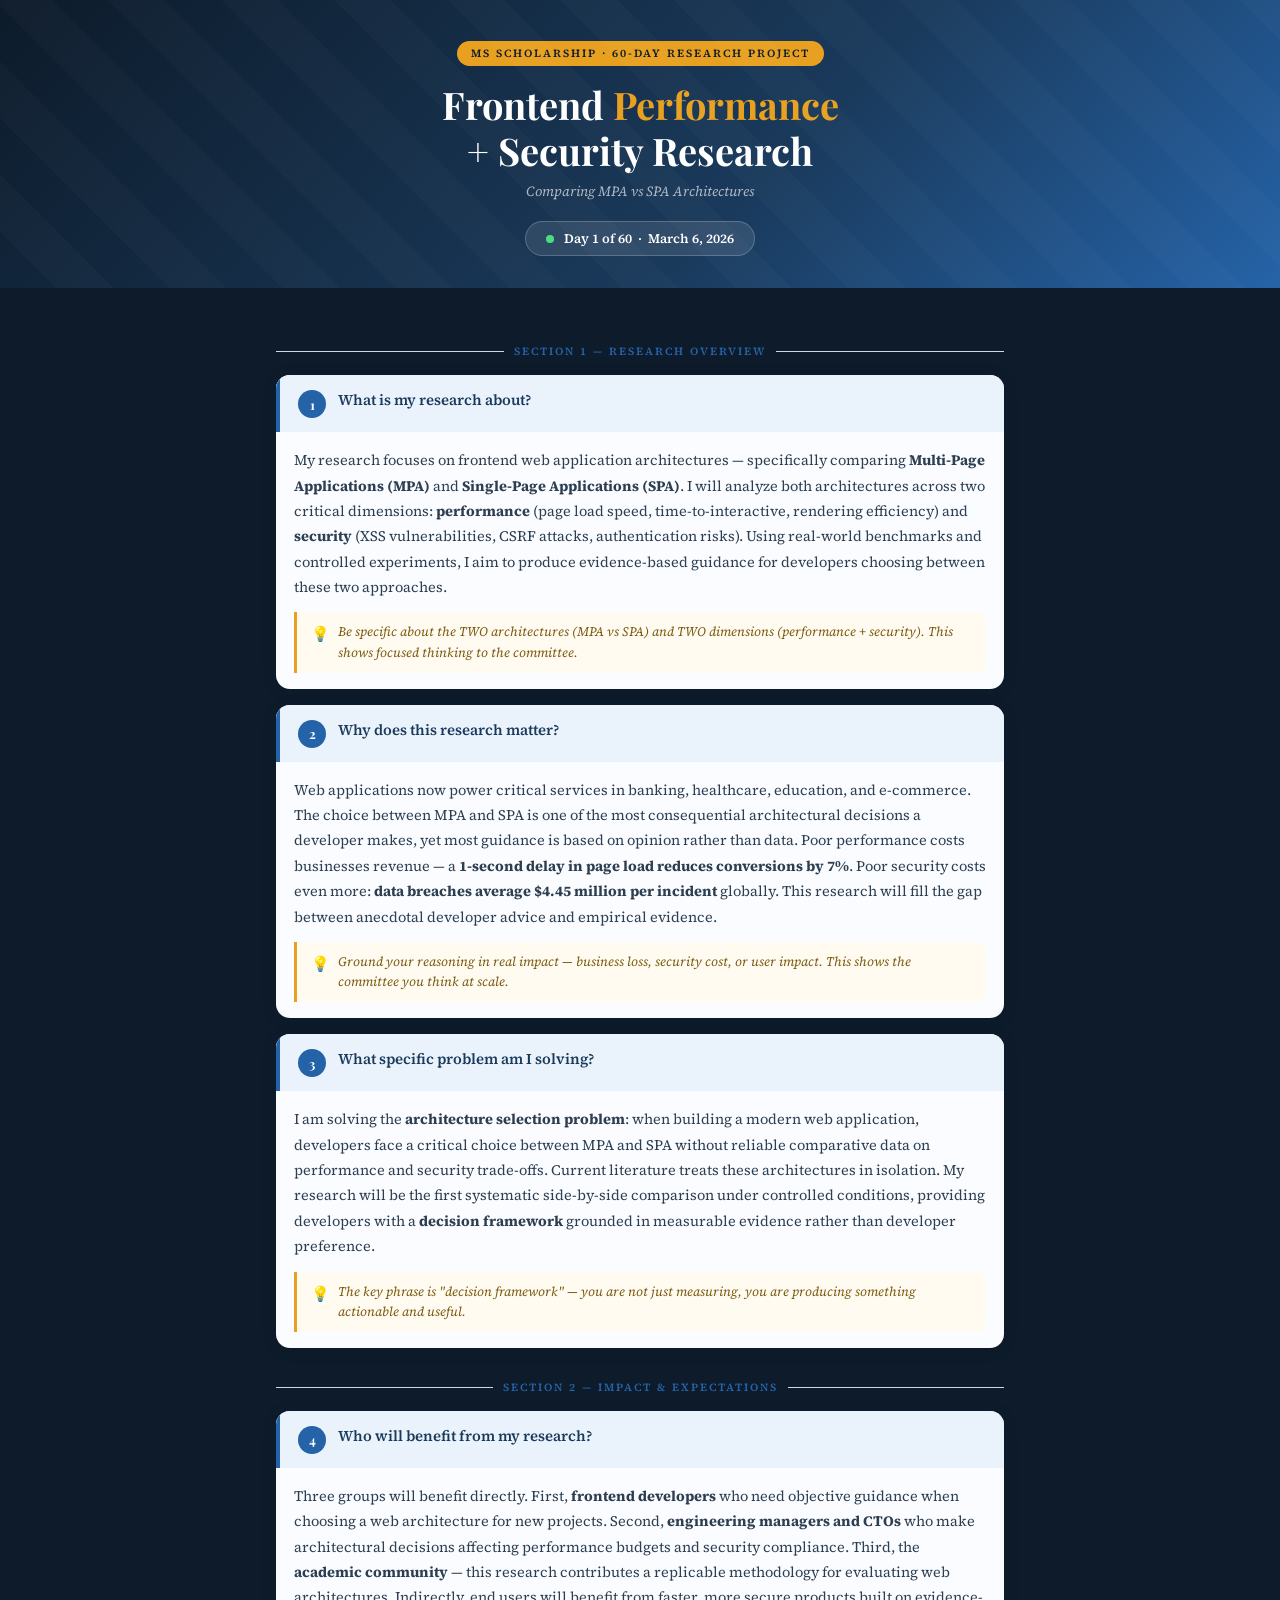
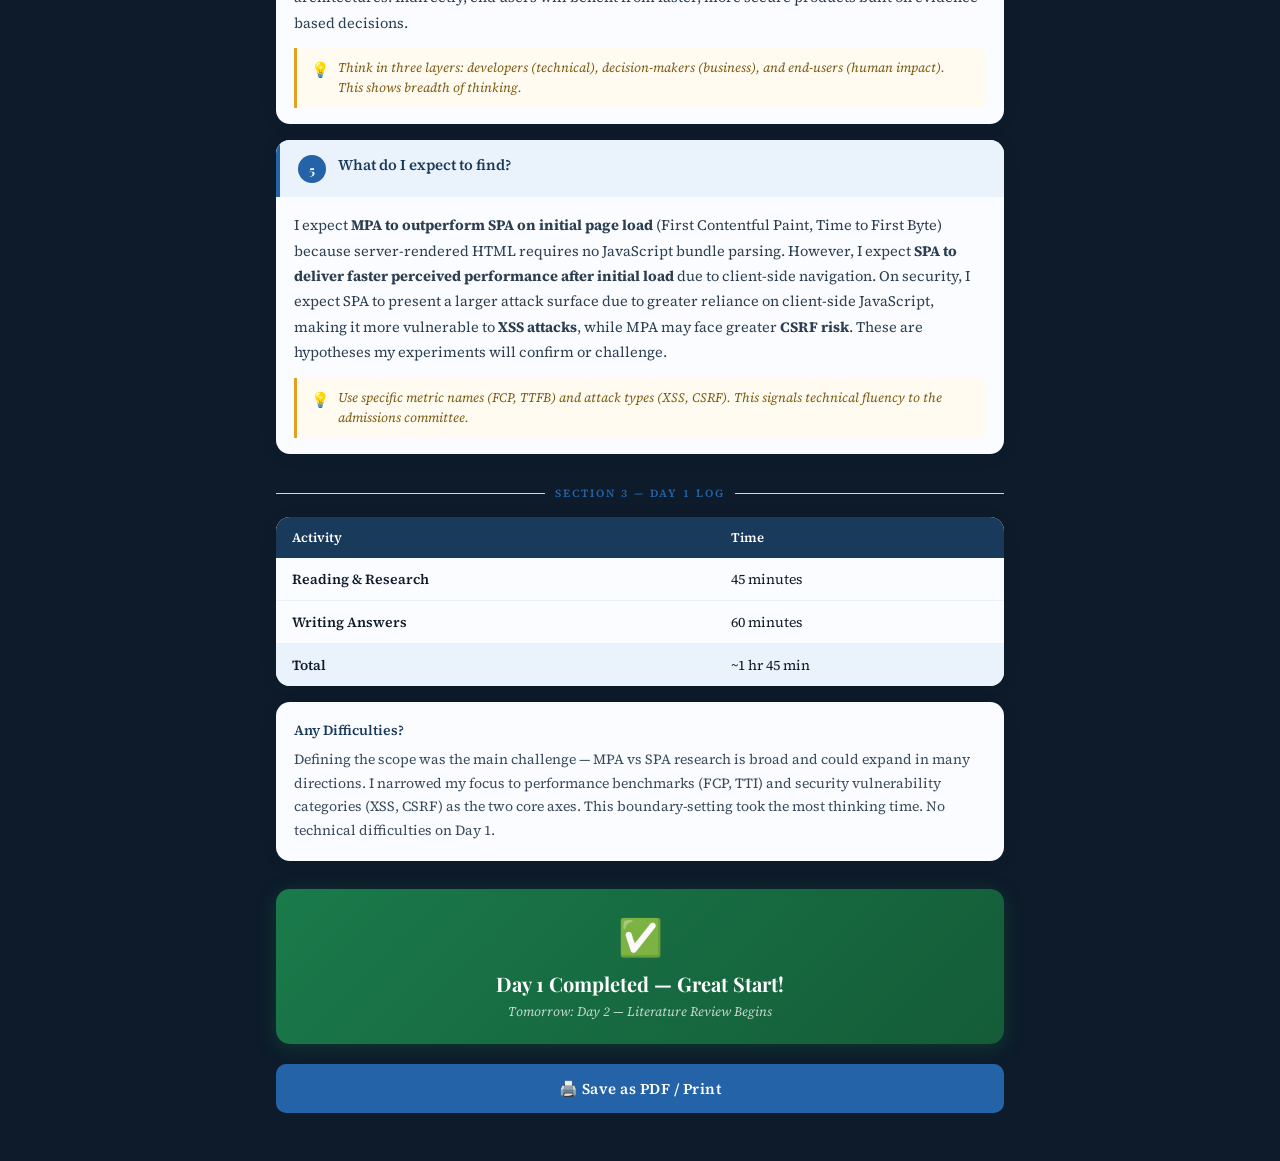
<file: day-1-research-definition.html>
<!DOCTYPE html>
<html lang="en">
<head>
<meta charset="UTF-8"/>
<meta name="viewport" content="width=device-width, initial-scale=1.0"/>
<title>Day 1 – Research Problem Definition</title>
<link href="https://fonts.googleapis.com/css2?family=Playfair+Display:wght@700;900&family=Source+Serif+4:ital,wght@0,300;0,400;0,600;1,300&display=swap" rel="stylesheet"/>
<style>
  :root {
    --navy: #0d1b2a;
    --blue: #1a3a5c;
    --mid: #2563a8;
    --accent: #e8a020;
    --light: #eaf2fb;
    --white: #fafcff;
    --gray: #8898aa;
    --green: #1a7a4a;
  }
  * { box-sizing: border-box; margin: 0; padding: 0; }
  body {
    background: var(--navy);
    font-family: 'Source Serif 4', Georgia, serif;
    color: var(--navy);
    min-height: 100vh;
  }

  /* ── HERO BANNER ── */
  .hero {
    background: linear-gradient(135deg, #0d1b2a 0%, #1a3a5c 60%, #2563a8 100%);
    padding: 40px 20px 32px;
    text-align: center;
    position: relative;
    overflow: hidden;
  }
  .hero::before {
    content: '';
    position: absolute; inset: 0;
    background: repeating-linear-gradient(45deg, transparent, transparent 40px, rgba(255,255,255,.02) 40px, rgba(255,255,255,.02) 80px);
  }
  .badge {
    display: inline-block;
    background: var(--accent);
    color: var(--navy);
    font-family: 'Source Serif 4', serif;
    font-weight: 600;
    font-size: 11px;
    letter-spacing: 2px;
    text-transform: uppercase;
    padding: 5px 14px;
    border-radius: 20px;
    margin-bottom: 16px;
  }
  .hero h1 {
    font-family: 'Playfair Display', serif;
    font-size: clamp(22px, 6vw, 38px);
    color: #fff;
    line-height: 1.2;
    margin-bottom: 8px;
  }
  .hero h1 span { color: var(--accent); }
  .hero p {
    color: rgba(255,255,255,.65);
    font-size: 14px;
    font-style: italic;
    margin-bottom: 20px;
  }
  .day-pill {
    display: inline-flex; align-items: center; gap: 10px;
    background: rgba(255,255,255,.1);
    border: 1px solid rgba(255,255,255,.2);
    border-radius: 30px;
    padding: 8px 20px;
    color: #fff;
    font-size: 13px;
    font-weight: 600;
  }
  .day-pill .dot { width: 8px; height: 8px; background: #4ade80; border-radius: 50%; animation: pulse 2s infinite; }
  @keyframes pulse { 0%,100%{opacity:1;transform:scale(1)} 50%{opacity:.5;transform:scale(1.4)} }

  /* ── MAIN CONTENT ── */
  .container {
    max-width: 760px;
    margin: 0 auto;
    padding: 24px 16px 48px;
  }

  /* ── SECTION HEADER ── */
  .section-label {
    display: flex; align-items: center; gap: 10px;
    margin: 32px 0 16px;
  }
  .section-label .line { flex: 1; height: 1px; background: #c9d9ea; }
  .section-label span {
    font-family: 'Source Serif 4', serif;
    font-weight: 600;
    font-size: 11px;
    letter-spacing: 2px;
    text-transform: uppercase;
    color: var(--mid);
  }

  /* ── QUESTION CARDS ── */
  .card {
    background: var(--white);
    border-radius: 14px;
    margin-bottom: 16px;
    overflow: hidden;
    box-shadow: 0 2px 16px rgba(13,27,42,.10);
    animation: fadeUp .5s ease both;
  }
  .card:nth-child(1){animation-delay:.05s}
  .card:nth-child(2){animation-delay:.10s}
  .card:nth-child(3){animation-delay:.15s}
  .card:nth-child(4){animation-delay:.20s}
  .card:nth-child(5){animation-delay:.25s}
  @keyframes fadeUp { from{opacity:0;transform:translateY(16px)} to{opacity:1;transform:translateY(0)} }

  .card-header {
    background: var(--light);
    border-left: 4px solid var(--mid);
    padding: 14px 18px;
    display: flex; align-items: flex-start; gap: 12px;
  }
  .q-num {
    background: var(--mid);
    color: #fff;
    font-family: 'Playfair Display', serif;
    font-weight: 700;
    font-size: 13px;
    width: 28px; height: 28px;
    border-radius: 50%;
    display: flex; align-items: center; justify-content: center;
    flex-shrink: 0; margin-top: 1px;
  }
  .card-header h3 {
    font-family: 'Source Serif 4', serif;
    font-weight: 600;
    font-size: 15px;
    color: var(--blue);
    line-height: 1.4;
  }
  .card-body { padding: 16px 18px; }
  .card-body p {
    font-size: 14.5px;
    line-height: 1.75;
    color: #2c3e50;
  }
  .tip {
    margin-top: 12px;
    background: #fffbf0;
    border-left: 3px solid var(--accent);
    border-radius: 0 8px 8px 0;
    padding: 10px 14px;
    display: flex; gap: 8px; align-items: flex-start;
  }
  .tip-icon { font-size: 15px; flex-shrink: 0; margin-top: 1px; }
  .tip p { font-size: 13px; color: #7a5a10; font-style: italic; line-height: 1.55; }

  /* ── LOG TABLE ── */
  .log-card {
    background: var(--white);
    border-radius: 14px;
    overflow: hidden;
    box-shadow: 0 2px 16px rgba(13,27,42,.10);
    margin-bottom: 16px;
  }
  .log-card table { width: 100%; border-collapse: collapse; }
  .log-card thead th {
    background: var(--blue);
    color: #fff;
    font-family: 'Source Serif 4', serif;
    font-weight: 600;
    font-size: 13px;
    padding: 12px 16px;
    text-align: left;
  }
  .log-card tbody tr { border-bottom: 1px solid #e8f0f8; }
  .log-card tbody tr:last-child { border-bottom: none; background: var(--light); }
  .log-card tbody td {
    padding: 11px 16px;
    font-size: 14px;
    color: var(--navy);
  }
  .log-card tbody td:first-child { font-weight: 600; }

  .diff-box {
    background: var(--white);
    border-radius: 14px;
    padding: 18px;
    box-shadow: 0 2px 16px rgba(13,27,42,.10);
  }
  .diff-box h4 {
    font-family: 'Source Serif 4', serif;
    font-weight: 600;
    font-size: 14px;
    color: var(--blue);
    margin-bottom: 8px;
  }
  .diff-box p { font-size: 14px; line-height: 1.7; color: #3a4a5c; }

  /* ── COMPLETION BANNER ── */
  .complete {
    background: linear-gradient(135deg, #1a7a4a, #145c38);
    border-radius: 14px;
    padding: 24px 20px;
    text-align: center;
    margin-top: 28px;
    box-shadow: 0 4px 20px rgba(26,122,74,.3);
  }
  .complete .check { font-size: 36px; margin-bottom: 8px; }
  .complete h2 {
    font-family: 'Playfair Display', serif;
    font-size: 20px;
    color: #fff;
    margin-bottom: 6px;
  }
  .complete p { color: rgba(255,255,255,.75); font-size: 13px; font-style: italic; }

  /* ── PRINT BUTTON ── */
  .print-btn {
    display: block;
    width: 100%;
    margin-top: 20px;
    padding: 14px;
    background: var(--mid);
    color: #fff;
    border: none;
    border-radius: 10px;
    font-family: 'Source Serif 4', serif;
    font-size: 15px;
    font-weight: 600;
    cursor: pointer;
    letter-spacing: .5px;
  }
  .print-btn:active { background: var(--blue); }

  @media print {
    body { background: #fff; }
    .hero { background: var(--navy) !important; -webkit-print-color-adjust: exact; print-color-adjust: exact; }
    .print-btn { display: none; }
  }
</style>
</head>
<body>

<!-- HERO -->
<div class="hero">
  <div class="badge">MS Scholarship · 60-Day Research Project</div>
  <h1>Frontend <span>Performance</span><br>+ Security Research</h1>
  <p>Comparing MPA vs SPA Architectures</p>
  <div class="day-pill"><span class="dot"></span> Day 1 of 60 &nbsp;·&nbsp; March 6, 2026</div>
</div>

<!-- MAIN -->
<div class="container">

  <div class="section-label">
    <div class="line"></div>
    <span>Section 1 — Research Overview</span>
    <div class="line"></div>
  </div>

  <!-- Q1 -->
  <div class="card">
    <div class="card-header">
      <div class="q-num">1</div>
      <h3>What is my research about?</h3>
    </div>
    <div class="card-body">
      <p>My research focuses on frontend web application architectures — specifically comparing <strong>Multi-Page Applications (MPA)</strong> and <strong>Single-Page Applications (SPA)</strong>. I will analyze both architectures across two critical dimensions: <strong>performance</strong> (page load speed, time-to-interactive, rendering efficiency) and <strong>security</strong> (XSS vulnerabilities, CSRF attacks, authentication risks). Using real-world benchmarks and controlled experiments, I aim to produce evidence-based guidance for developers choosing between these two approaches.</p>
      <div class="tip"><span class="tip-icon">💡</span><p>Be specific about the TWO architectures (MPA vs SPA) and TWO dimensions (performance + security). This shows focused thinking to the committee.</p></div>
    </div>
  </div>

  <!-- Q2 -->
  <div class="card">
    <div class="card-header">
      <div class="q-num">2</div>
      <h3>Why does this research matter?</h3>
    </div>
    <div class="card-body">
      <p>Web applications now power critical services in banking, healthcare, education, and e-commerce. The choice between MPA and SPA is one of the most consequential architectural decisions a developer makes, yet most guidance is based on opinion rather than data. Poor performance costs businesses revenue — a <strong>1-second delay in page load reduces conversions by 7%</strong>. Poor security costs even more: <strong>data breaches average $4.45 million per incident</strong> globally. This research will fill the gap between anecdotal developer advice and empirical evidence.</p>
      <div class="tip"><span class="tip-icon">💡</span><p>Ground your reasoning in real impact — business loss, security cost, or user impact. This shows the committee you think at scale.</p></div>
    </div>
  </div>

  <!-- Q3 -->
  <div class="card">
    <div class="card-header">
      <div class="q-num">3</div>
      <h3>What specific problem am I solving?</h3>
    </div>
    <div class="card-body">
      <p>I am solving the <strong>architecture selection problem</strong>: when building a modern web application, developers face a critical choice between MPA and SPA without reliable comparative data on performance and security trade-offs. Current literature treats these architectures in isolation. My research will be the first systematic side-by-side comparison under controlled conditions, providing developers with a <strong>decision framework</strong> grounded in measurable evidence rather than developer preference.</p>
      <div class="tip"><span class="tip-icon">💡</span><p>The key phrase is "decision framework" — you are not just measuring, you are producing something actionable and useful.</p></div>
    </div>
  </div>

  <div class="section-label">
    <div class="line"></div>
    <span>Section 2 — Impact &amp; Expectations</span>
    <div class="line"></div>
  </div>

  <!-- Q4 -->
  <div class="card">
    <div class="card-header">
      <div class="q-num">4</div>
      <h3>Who will benefit from my research?</h3>
    </div>
    <div class="card-body">
      <p>Three groups will benefit directly. First, <strong>frontend developers</strong> who need objective guidance when choosing a web architecture for new projects. Second, <strong>engineering managers and CTOs</strong> who make architectural decisions affecting performance budgets and security compliance. Third, the <strong>academic community</strong> — this research contributes a replicable methodology for evaluating web architectures. Indirectly, end users will benefit from faster, more secure products built on evidence-based decisions.</p>
      <div class="tip"><span class="tip-icon">💡</span><p>Think in three layers: developers (technical), decision-makers (business), and end-users (human impact). This shows breadth of thinking.</p></div>
    </div>
  </div>

  <!-- Q5 -->
  <div class="card">
    <div class="card-header">
      <div class="q-num">5</div>
      <h3>What do I expect to find?</h3>
    </div>
    <div class="card-body">
      <p>I expect <strong>MPA to outperform SPA on initial page load</strong> (First Contentful Paint, Time to First Byte) because server-rendered HTML requires no JavaScript bundle parsing. However, I expect <strong>SPA to deliver faster perceived performance after initial load</strong> due to client-side navigation. On security, I expect SPA to present a larger attack surface due to greater reliance on client-side JavaScript, making it more vulnerable to <strong>XSS attacks</strong>, while MPA may face greater <strong>CSRF risk</strong>. These are hypotheses my experiments will confirm or challenge.</p>
      <div class="tip"><span class="tip-icon">💡</span><p>Use specific metric names (FCP, TTFB) and attack types (XSS, CSRF). This signals technical fluency to the admissions committee.</p></div>
    </div>
  </div>

  <div class="section-label">
    <div class="line"></div>
    <span>Section 3 — Day 1 Log</span>
    <div class="line"></div>
  </div>

  <div class="log-card">
    <table>
      <thead><tr><th>Activity</th><th>Time</th></tr></thead>
      <tbody>
        <tr><td>Reading &amp; Research</td><td>45 minutes</td></tr>
        <tr><td>Writing Answers</td><td>60 minutes</td></tr>
        <tr><td>Total</td><td>~1 hr 45 min</td></tr>
      </tbody>
    </table>
  </div>

  <div class="diff-box">
    <h4>Any Difficulties?</h4>
    <p>Defining the scope was the main challenge — MPA vs SPA research is broad and could expand in many directions. I narrowed my focus to performance benchmarks (FCP, TTI) and security vulnerability categories (XSS, CSRF) as the two core axes. This boundary-setting took the most thinking time. No technical difficulties on Day 1.</p>
  </div>

  <!-- COMPLETION -->
  <div class="complete">
    <div class="check">✅</div>
    <h2>Day 1 Completed — Great Start!</h2>
    <p>Tomorrow: Day 2 — Literature Review Begins</p>
  </div>

  <button class="print-btn" onclick="window.print()">🖨️ Save as PDF / Print</button>

</div><!-- /container -->
</body>
  </html>
</file>
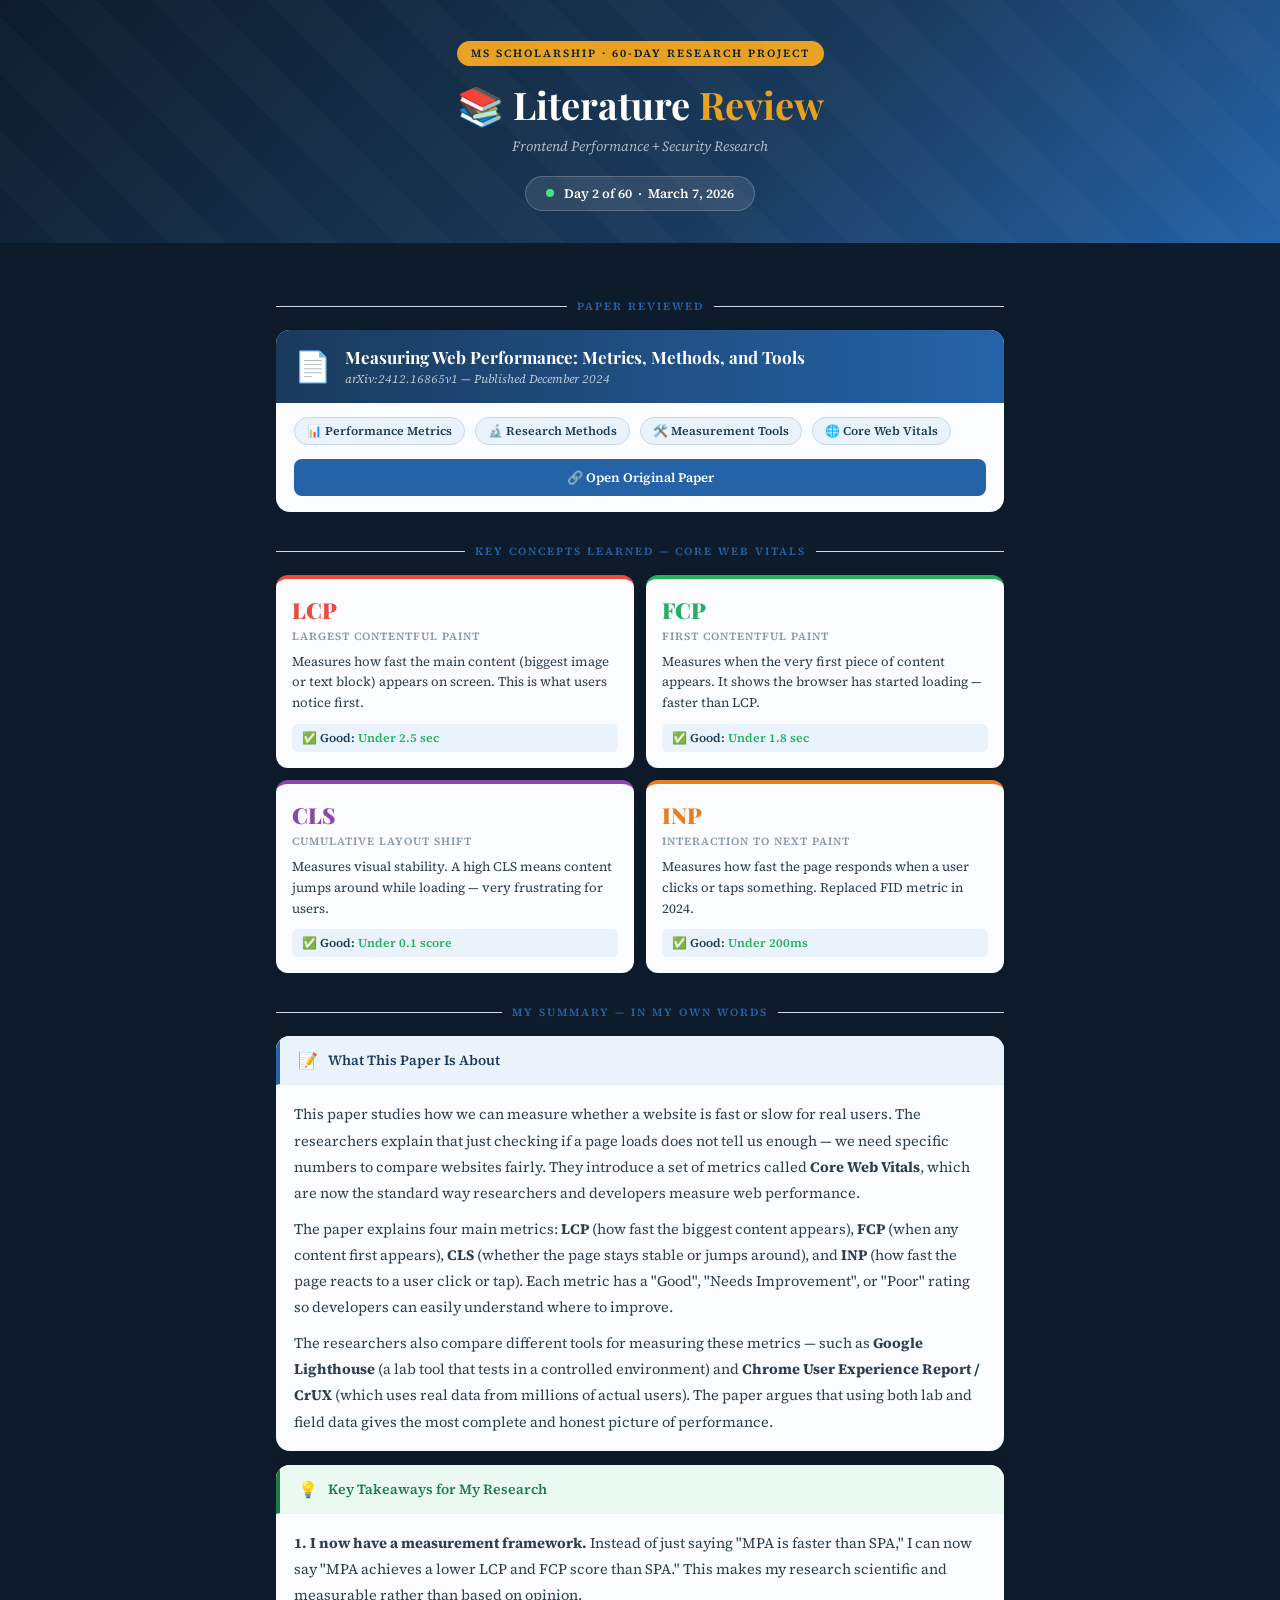
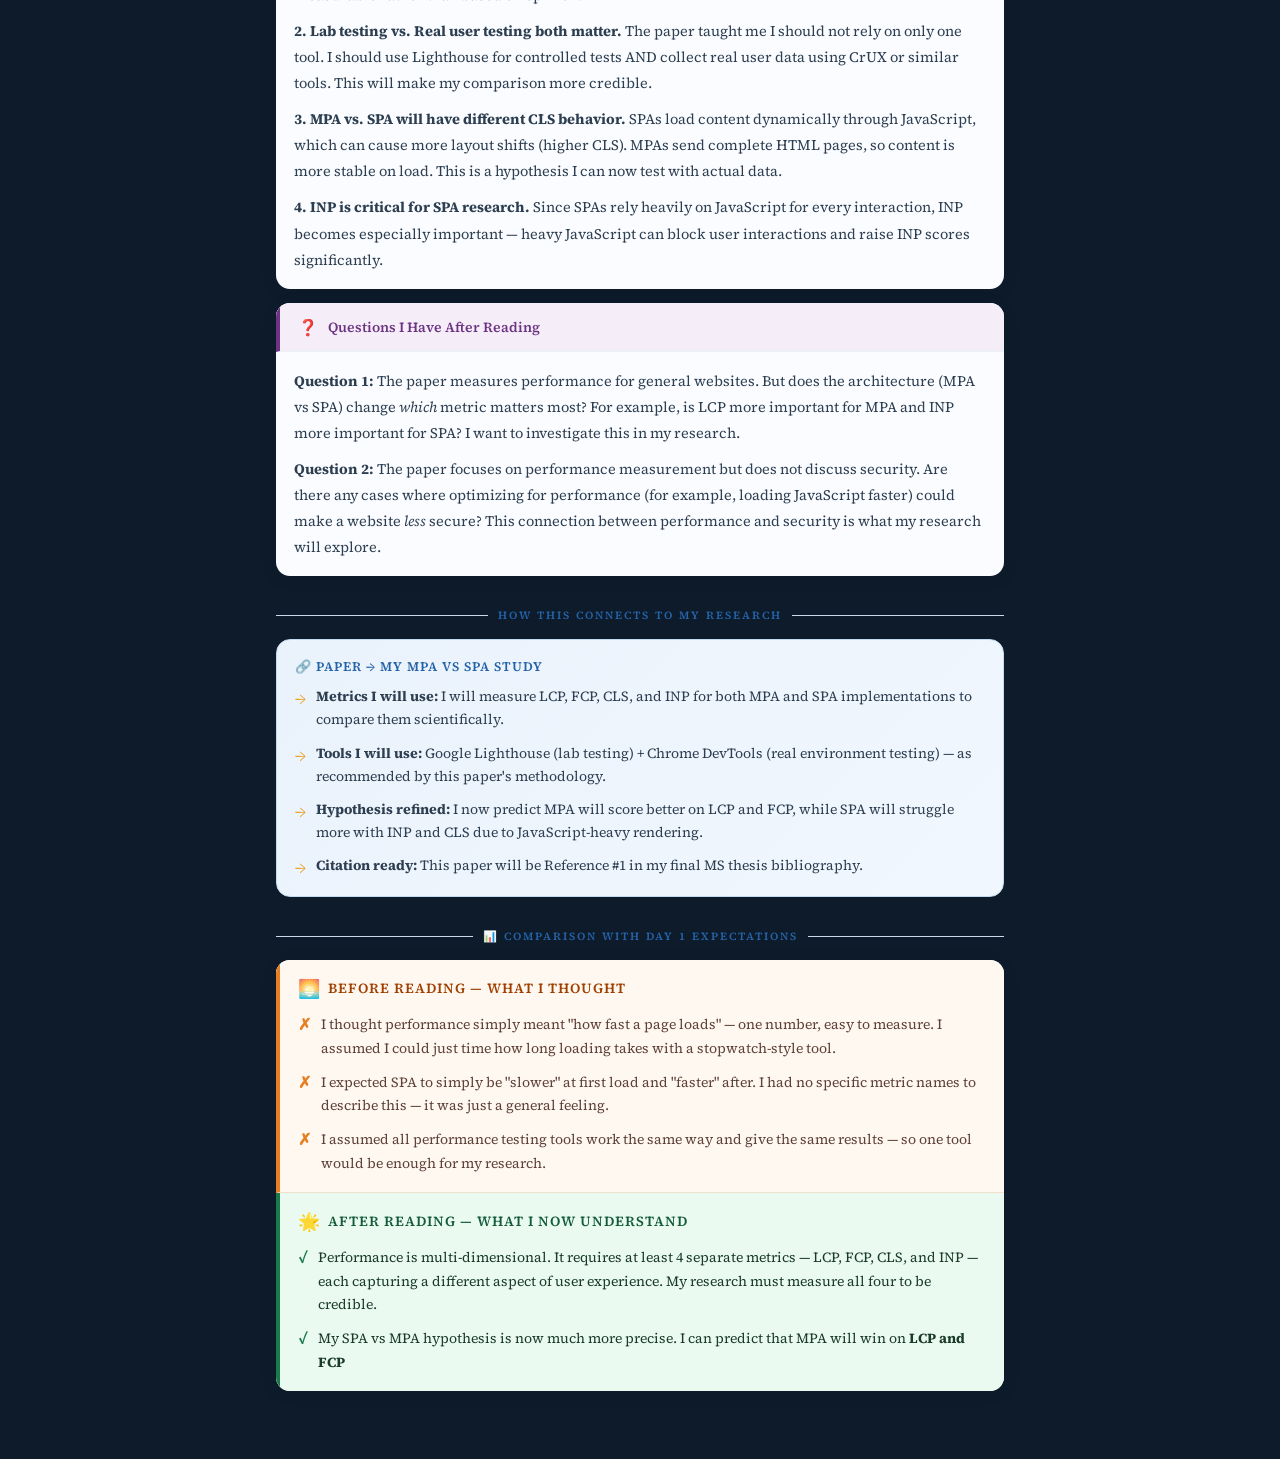
<file: day-2-literature-review.html>
<!DOCTYPE html>
<html lang="en">
<head>
<meta charset="UTF-8"/>
<meta name="viewport" content="width=device-width, initial-scale=1.0"/>
<title>Day 2 – Literature Review</title>
<link href="https://fonts.googleapis.com/css2?family=Playfair+Display:wght@700;900&family=Source+Serif+4:ital,wght@0,300;0,400;0,600;1,300&display=swap" rel="stylesheet"/>
<style>
  :root {
    --navy: #0d1b2a;
    --blue: #1a3a5c;
    --mid: #2563a8;
    --accent: #e8a020;
    --light: #eaf2fb;
    --white: #fafcff;
    --gray: #8898aa;
    --green: #1a7a4a;
    --purple: #6c3483;
  }
  * { box-sizing: border-box; margin: 0; padding: 0; }
  body {
    background: var(--navy);
    font-family: 'Source Serif 4', Georgia, serif;
    color: var(--navy);
    min-height: 100vh;
  }

  /* HERO */
  .hero {
    background: linear-gradient(135deg, #0d1b2a 0%, #1a3a5c 60%, #2563a8 100%);
    padding: 40px 20px 32px;
    text-align: center;
    position: relative;
    overflow: hidden;
  }
  .hero::before {
    content: '';
    position: absolute; inset: 0;
    background: repeating-linear-gradient(45deg, transparent, transparent 40px, rgba(255,255,255,.02) 40px, rgba(255,255,255,.02) 80px);
  }
  .badge {
    display: inline-block;
    background: var(--accent);
    color: var(--navy);
    font-weight: 600;
    font-size: 11px;
    letter-spacing: 2px;
    text-transform: uppercase;
    padding: 5px 14px;
    border-radius: 20px;
    margin-bottom: 16px;
  }
  .hero h1 {
    font-family: 'Playfair Display', serif;
    font-size: clamp(22px, 6vw, 38px);
    color: #fff;
    line-height: 1.2;
    margin-bottom: 8px;
  }
  .hero h1 span { color: var(--accent); }
  .hero p { color: rgba(255,255,255,.65); font-size: 14px; font-style: italic; margin-bottom: 20px; }
  .day-pill {
    display: inline-flex; align-items: center; gap: 10px;
    background: rgba(255,255,255,.1);
    border: 1px solid rgba(255,255,255,.2);
    border-radius: 30px;
    padding: 8px 20px;
    color: #fff;
    font-size: 13px; font-weight: 600;
  }
  .dot { width: 8px; height: 8px; background: #4ade80; border-radius: 50%; animation: pulse 2s infinite; }
  @keyframes pulse { 0%,100%{opacity:1;transform:scale(1)} 50%{opacity:.5;transform:scale(1.4)} }

  .container { max-width: 760px; margin: 0 auto; padding: 24px 16px 48px; }

  /* SECTION DIVIDER */
  .section-label {
    display: flex; align-items: center; gap: 10px;
    margin: 32px 0 16px;
  }
  .section-label .line { flex: 1; height: 1px; background: #c9d9ea; }
  .section-label span {
    font-weight: 600;
    font-size: 11px;
    letter-spacing: 2px;
    text-transform: uppercase;
    color: var(--mid);
  }

  /* PAPER INFO CARD */
  .paper-card {
    background: var(--white);
    border-radius: 14px;
    overflow: hidden;
    box-shadow: 0 2px 16px rgba(13,27,42,.12);
    margin-bottom: 20px;
    animation: fadeUp .4s ease both;
  }
  @keyframes fadeUp { from{opacity:0;transform:translateY(14px)} to{opacity:1;transform:translateY(0)} }
  .paper-card-header {
    background: linear-gradient(90deg, var(--blue), var(--mid));
    padding: 16px 18px;
    display: flex; gap: 14px; align-items: center;
  }
  .paper-icon { font-size: 30px; }
  .paper-card-header h2 { font-family: 'Playfair Display', serif; font-size: 17px; color: #fff; line-height: 1.3; }
  .paper-card-header p { font-size: 12px; color: rgba(255,255,255,.7); margin-top: 3px; font-style: italic; }
  .paper-meta { padding: 14px 18px; display: flex; flex-wrap: wrap; gap: 10px; }
  .meta-tag {
    background: var(--light);
    border-radius: 20px;
    padding: 5px 12px;
    font-size: 12px;
    color: var(--blue);
    font-weight: 600;
    border: 1px solid #c5d9ef;
  }
  .paper-link {
    display: block;
    margin: 0 18px 16px;
    background: var(--mid);
    color: #fff;
    text-decoration: none;
    padding: 10px 16px;
    border-radius: 8px;
    font-size: 13px;
    font-weight: 600;
    text-align: center;
  }

  /* METRICS GRID */
  .metrics-grid {
    display: grid;
    grid-template-columns: repeat(2, 1fr);
    gap: 12px;
    margin-bottom: 20px;
  }
  .metric-card {
    background: var(--white);
    border-radius: 12px;
    padding: 16px;
    box-shadow: 0 2px 12px rgba(13,27,42,.10);
    border-top: 4px solid var(--mid);
    animation: fadeUp .5s ease both;
  }
  .metric-card:nth-child(1){ border-color: #e74c3c; animation-delay:.05s }
  .metric-card:nth-child(2){ border-color: #27ae60; animation-delay:.10s }
  .metric-card:nth-child(3){ border-color: #8e44ad; animation-delay:.15s }
  .metric-card:nth-child(4){ border-color: #e67e22; animation-delay:.20s }
  .metric-abbr { font-family: 'Playfair Display', serif; font-size: 22px; font-weight: 900; margin-bottom: 4px; }
  .metric-card:nth-child(1) .metric-abbr { color: #e74c3c; }
  .metric-card:nth-child(2) .metric-abbr { color: #27ae60; }
  .metric-card:nth-child(3) .metric-abbr { color: #8e44ad; }
  .metric-card:nth-child(4) .metric-abbr { color: #e67e22; }
  .metric-name { font-size: 11px; font-weight: 600; color: var(--gray); text-transform: uppercase; letter-spacing: 1px; margin-bottom: 8px; }
  .metric-desc { font-size: 13px; line-height: 1.6; color: #2c3e50; }
  .metric-threshold {
    margin-top: 10px;
    background: var(--light);
    border-radius: 6px;
    padding: 6px 10px;
    font-size: 12px;
    font-weight: 600;
    color: var(--blue);
  }
  .metric-threshold span { color: #27ae60; }

  /* SUMMARY SECTIONS */
  .summary-card {
    background: var(--white);
    border-radius: 14px;
    margin-bottom: 14px;
    overflow: hidden;
    box-shadow: 0 2px 16px rgba(13,27,42,.10);
    animation: fadeUp .5s ease both;
  }
  .summary-card:nth-child(1){animation-delay:.05s}
  .summary-card:nth-child(2){animation-delay:.10s}
  .summary-card:nth-child(3){animation-delay:.15s}
  .summary-header {
    padding: 13px 18px;
    display: flex; align-items: center; gap: 10px;
    border-bottom: 1px solid #e8f0f8;
  }
  .summary-header.blue { background: #eaf2fb; border-left: 4px solid var(--mid); }
  .summary-header.green { background: #eafaf1; border-left: 4px solid var(--green); }
  .summary-header.purple { background: #f5eef8; border-left: 4px solid var(--purple); }
  .summary-header h3 { font-size: 14px; font-weight: 600; }
  .summary-header.blue h3 { color: var(--blue); }
  .summary-header.green h3 { color: var(--green); }
  .summary-header.purple h3 { color: var(--purple); }
  .summary-body { padding: 16px 18px; }
  .summary-body p { font-size: 14.5px; line-height: 1.8; color: #2c3e50; }
  .summary-body p + p { margin-top: 10px; }

  /* RESEARCH CONNECTION */
  .connection-box {
    background: linear-gradient(135deg, #eaf2fb, #f0f7ff);
    border: 1px solid #c5d9ef;
    border-radius: 14px;
    padding: 18px;
    margin-bottom: 14px;
  }
  .connection-box h4 { font-size: 13px; font-weight: 600; color: var(--mid); text-transform: uppercase; letter-spacing: 1px; margin-bottom: 10px; }
  .connection-item {
    display: flex; gap: 10px; align-items: flex-start;
    margin-bottom: 10px;
  }
  .connection-item:last-child { margin-bottom: 0; }
  .arrow { color: var(--accent); font-size: 16px; flex-shrink: 0; margin-top: 2px; }
  .connection-item p { font-size: 14px; line-height: 1.65; color: #2c3e50; }

  /* LOG TABLE */
  .log-card {
    background: var(--white);
    border-radius: 14px;
    overflow: hidden;
    box-shadow: 0 2px 16px rgba(13,27,42,.10);
    margin-bottom: 14px;
  }
  .log-card table { width: 100%; border-collapse: collapse; }
  .log-card thead th {
    background: var(--blue);
    color: #fff;
    font-weight: 600;
    font-size: 13px;
    padding: 12px 16px;
    text-align: left;
  }
  .log-card tbody tr { border-bottom: 1px solid #e8f0f8; }
  .log-card tbody tr:last-child { border-bottom: none; background: var(--light); font-weight: 600; }
  .log-card tbody td { padding: 11px 16px; font-size: 14px; color: var(--navy); }

  .diff-box { background: var(--white); border-radius: 14px; padding: 18px; box-shadow: 0 2px 16px rgba(13,27,42,.10); margin-bottom: 14px; }
  .diff-box h4 { font-weight: 600; font-size: 14px; color: var(--blue); margin-bottom: 8px; }
  .diff-box p { font-size: 14px; line-height: 1.7; color: #3a4a5c; }

  /* COMPLETE */
  .complete {
    background: linear-gradient(135deg, #1a7a4a, #145c38);
    border-radius: 14px;
    padding: 24px 20px;
    text-align: center;
    margin-top: 28px;
    box-shadow: 0 4px 20px rgba(26,122,74,.3);
  }
  .complete .check { font-size: 36px; margin-bottom: 8px; }
  .complete h2 { font-family: 'Playfair Display', serif; font-size: 20px; color: #fff; margin-bottom: 6px; }
  .complete p { color: rgba(255,255,255,.75); font-size: 13px; font-style: italic; }

  .print-btn {
    display: block; width: 100%; margin-top: 16px;
    padding: 14px; background: var(--mid); color: #fff;
    border: none; border-radius: 10px;
    font-size: 15px; font-weight: 600; cursor: pointer;
  }
  @media print { .print-btn { display: none; } body { background: #fff; } }
</style>
</head>
<body>

<!-- HERO -->
<div class="hero">
  <div class="badge">MS Scholarship · 60-Day Research Project</div>
  <h1>📚 Literature <span>Review</span></h1>
  <p>Frontend Performance + Security Research</p>
  <div class="day-pill"><span class="dot"></span> Day 2 of 60 &nbsp;·&nbsp; March 7, 2026</div>
</div>

<div class="container">

  <!-- PAPER INFO -->
  <div class="section-label">
    <div class="line"></div><span>Paper Reviewed</span><div class="line"></div>
  </div>

  <div class="paper-card">
    <div class="paper-card-header">
      <div class="paper-icon">📄</div>
      <div>
        <h2>Measuring Web Performance: Metrics, Methods, and Tools</h2>
        <p>arXiv:2412.16865v1 — Published December 2024</p>
      </div>
    </div>
    <div class="paper-meta">
      <span class="meta-tag">📊 Performance Metrics</span>
      <span class="meta-tag">🔬 Research Methods</span>
      <span class="meta-tag">🛠️ Measurement Tools</span>
      <span class="meta-tag">🌐 Core Web Vitals</span>
    </div>
    <a class="paper-link" href="https://arxiv.org/html/2412.16865v1" target="_blank">🔗 Open Original Paper</a>
  </div>

  <!-- METRICS SECTION -->
  <div class="section-label">
    <div class="line"></div><span>Key Concepts Learned — Core Web Vitals</span><div class="line"></div>
  </div>

  <div class="metrics-grid">
    <div class="metric-card">
      <div class="metric-abbr">LCP</div>
      <div class="metric-name">Largest Contentful Paint</div>
      <div class="metric-desc">Measures how fast the main content (biggest image or text block) appears on screen. This is what users notice first.</div>
      <div class="metric-threshold">✅ Good: <span>Under 2.5 sec</span></div>
    </div>
    <div class="metric-card">
      <div class="metric-abbr">FCP</div>
      <div class="metric-name">First Contentful Paint</div>
      <div class="metric-desc">Measures when the very first piece of content appears. It shows the browser has started loading — faster than LCP.</div>
      <div class="metric-threshold">✅ Good: <span>Under 1.8 sec</span></div>
    </div>
    <div class="metric-card">
      <div class="metric-abbr">CLS</div>
      <div class="metric-name">Cumulative Layout Shift</div>
      <div class="metric-desc">Measures visual stability. A high CLS means content jumps around while loading — very frustrating for users.</div>
      <div class="metric-threshold">✅ Good: <span>Under 0.1 score</span></div>
    </div>
    <div class="metric-card">
      <div class="metric-abbr">INP</div>
      <div class="metric-name">Interaction to Next Paint</div>
      <div class="metric-desc">Measures how fast the page responds when a user clicks or taps something. Replaced FID metric in 2024.</div>
      <div class="metric-threshold">✅ Good: <span>Under 200ms</span></div>
    </div>
  </div>

  <!-- MY SUMMARY -->
  <div class="section-label">
    <div class="line"></div><span>My Summary — In My Own Words</span><div class="line"></div>
  </div>

  <div class="summary-card">
    <div class="summary-header blue">
      <span>📝</span>
      <h3>What This Paper Is About</h3>
    </div>
    <div class="summary-body">
      <p>This paper studies how we can measure whether a website is fast or slow for real users. The researchers explain that just checking if a page loads does not tell us enough — we need specific numbers to compare websites fairly. They introduce a set of metrics called <strong>Core Web Vitals</strong>, which are now the standard way researchers and developers measure web performance.</p>
      <p>The paper explains four main metrics: <strong>LCP</strong> (how fast the biggest content appears), <strong>FCP</strong> (when any content first appears), <strong>CLS</strong> (whether the page stays stable or jumps around), and <strong>INP</strong> (how fast the page reacts to a user click or tap). Each metric has a "Good", "Needs Improvement", or "Poor" rating so developers can easily understand where to improve.</p>
      <p>The researchers also compare different tools for measuring these metrics — such as <strong>Google Lighthouse</strong> (a lab tool that tests in a controlled environment) and <strong>Chrome User Experience Report / CrUX</strong> (which uses real data from millions of actual users). The paper argues that using both lab and field data gives the most complete and honest picture of performance.</p>
    </div>
  </div>

  <div class="summary-card">
    <div class="summary-header green">
      <span>💡</span>
      <h3>Key Takeaways for My Research</h3>
    </div>
    <div class="summary-body">
      <p><strong>1. I now have a measurement framework.</strong> Instead of just saying "MPA is faster than SPA," I can now say "MPA achieves a lower LCP and FCP score than SPA." This makes my research scientific and measurable rather than based on opinion.</p>
      <p><strong>2. Lab testing vs. Real user testing both matter.</strong> The paper taught me I should not rely on only one tool. I should use Lighthouse for controlled tests AND collect real user data using CrUX or similar tools. This will make my comparison more credible.</p>
      <p><strong>3. MPA vs. SPA will have different CLS behavior.</strong> SPAs load content dynamically through JavaScript, which can cause more layout shifts (higher CLS). MPAs send complete HTML pages, so content is more stable on load. This is a hypothesis I can now test with actual data.</p>
      <p><strong>4. INP is critical for SPA research.</strong> Since SPAs rely heavily on JavaScript for every interaction, INP becomes especially important — heavy JavaScript can block user interactions and raise INP scores significantly.</p>
    </div>
  </div>

  <div class="summary-card">
    <div class="summary-header purple">
      <span>❓</span>
      <h3>Questions I Have After Reading</h3>
    </div>
    <div class="summary-body">
      <p><strong>Question 1:</strong> The paper measures performance for general websites. But does the architecture (MPA vs SPA) change <em>which</em> metric matters most? For example, is LCP more important for MPA and INP more important for SPA? I want to investigate this in my research.</p>
      <p><strong>Question 2:</strong> The paper focuses on performance measurement but does not discuss security. Are there any cases where optimizing for performance (for example, loading JavaScript faster) could make a website <em>less</em> secure? This connection between performance and security is what my research will explore.</p>
    </div>
  </div>

  <!-- CONNECTION TO MY RESEARCH -->
  <div class="section-label">
    <div class="line"></div><span>How This Connects to My Research</span><div class="line"></div>
  </div>

  <div class="connection-box">
    <h4>🔗 Paper → My MPA vs SPA Study</h4>
    <div class="connection-item">
      <span class="arrow">→</span>
      <p><strong>Metrics I will use:</strong> I will measure LCP, FCP, CLS, and INP for both MPA and SPA implementations to compare them scientifically.</p>
    </div>
    <div class="connection-item">
      <span class="arrow">→</span>
      <p><strong>Tools I will use:</strong> Google Lighthouse (lab testing) + Chrome DevTools (real environment testing) — as recommended by this paper's methodology.</p>
    </div>
    <div class="connection-item">
      <span class="arrow">→</span>
      <p><strong>Hypothesis refined:</strong> I now predict MPA will score better on LCP and FCP, while SPA will struggle more with INP and CLS due to JavaScript-heavy rendering.</p>
    </div>
    <div class="connection-item">
      <span class="arrow">→</span>
      <p><strong>Citation ready:</strong> This paper will be Reference #1 in my final MS thesis bibliography.</p>
    </div>
  </div>

  <!-- COMPARISON WITH DAY 1 -->
  <div class="section-label">
    <div class="line"></div><span>📊 Comparison with Day 1 Expectations</span><div class="line"></div>
  </div>

  <div style="background:var(--white);border-radius:14px;overflow:hidden;box-shadow:0 2px 16px rgba(13,27,42,.10);margin-bottom:20px;">
    <!-- BEFORE -->
    <div style="background:#fff8f0;border-left:4px solid #e67e22;padding:16px 18px;border-bottom:1px solid #f0e0cc;">
      <div style="display:flex;align-items:center;gap:8px;margin-bottom:12px;">
        <span style="font-size:18px;">🌅</span>
        <h3 style="font-size:14px;font-weight:600;color:#a04000;text-transform:uppercase;letter-spacing:1px;">Before Reading — What I Thought</h3>
      </div>
      <div style="display:flex;flex-direction:column;gap:10px;">
        <div style="display:flex;gap:10px;align-items:flex-start;">
          <span style="color:#e67e22;font-weight:700;font-size:16px;flex-shrink:0;">✗</span>
          <p style="font-size:14px;line-height:1.7;color:#5d4037;">I thought performance simply meant "how fast a page loads" — one number, easy to measure. I assumed I could just time how long loading takes with a stopwatch-style tool.</p>
        </div>
        <div style="display:flex;gap:10px;align-items:flex-start;">
          <span style="color:#e67e22;font-weight:700;font-size:16px;flex-shrink:0;">✗</span>
          <p style="font-size:14px;line-height:1.7;color:#5d4037;">I expected SPA to simply be "slower" at first load and "faster" after. I had no specific metric names to describe this — it was just a general feeling.</p>
        </div>
        <div style="display:flex;gap:10px;align-items:flex-start;">
          <span style="color:#e67e22;font-weight:700;font-size:16px;flex-shrink:0;">✗</span>
          <p style="font-size:14px;line-height:1.7;color:#5d4037;">I assumed all performance testing tools work the same way and give the same results — so one tool would be enough for my research.</p>
        </div>
      </div>
    </div>

    <!-- AFTER -->
    <div style="background:#eafaf1;border-left:4px solid #1a7a4a;padding:16px 18px;">
      <div style="display:flex;align-items:center;gap:8px;margin-bottom:12px;">
        <span style="font-size:18px;">🌟</span>
        <h3 style="font-size:14px;font-weight:600;color:#145c38;text-transform:uppercase;letter-spacing:1px;">After Reading — What I Now Understand</h3>
      </div>
      <div style="display:flex;flex-direction:column;gap:10px;">
        <div style="display:flex;gap:10px;align-items:flex-start;">
          <span style="color:#1a7a4a;font-weight:700;font-size:16px;flex-shrink:0;">✓</span>
          <p style="font-size:14px;line-height:1.7;color:#1a3a2a;">Performance is multi-dimensional. It requires at least 4 separate metrics — LCP, FCP, CLS, and INP — each capturing a different aspect of user experience. My research must measure all four to be credible.</p>
        </div>
        <div style="display:flex;gap:10px;align-items:flex-start;">
          <span style="color:#1a7a4a;font-weight:700;font-size:16px;flex-shrink:0;">✓</span>
          <p style="font-size:14px;line-height:1.7;color:#1a3a2a;">My SPA vs MPA hypothesis is now much more precise. I can predict that MPA will win on <strong>LCP and FCP</strong
</file>
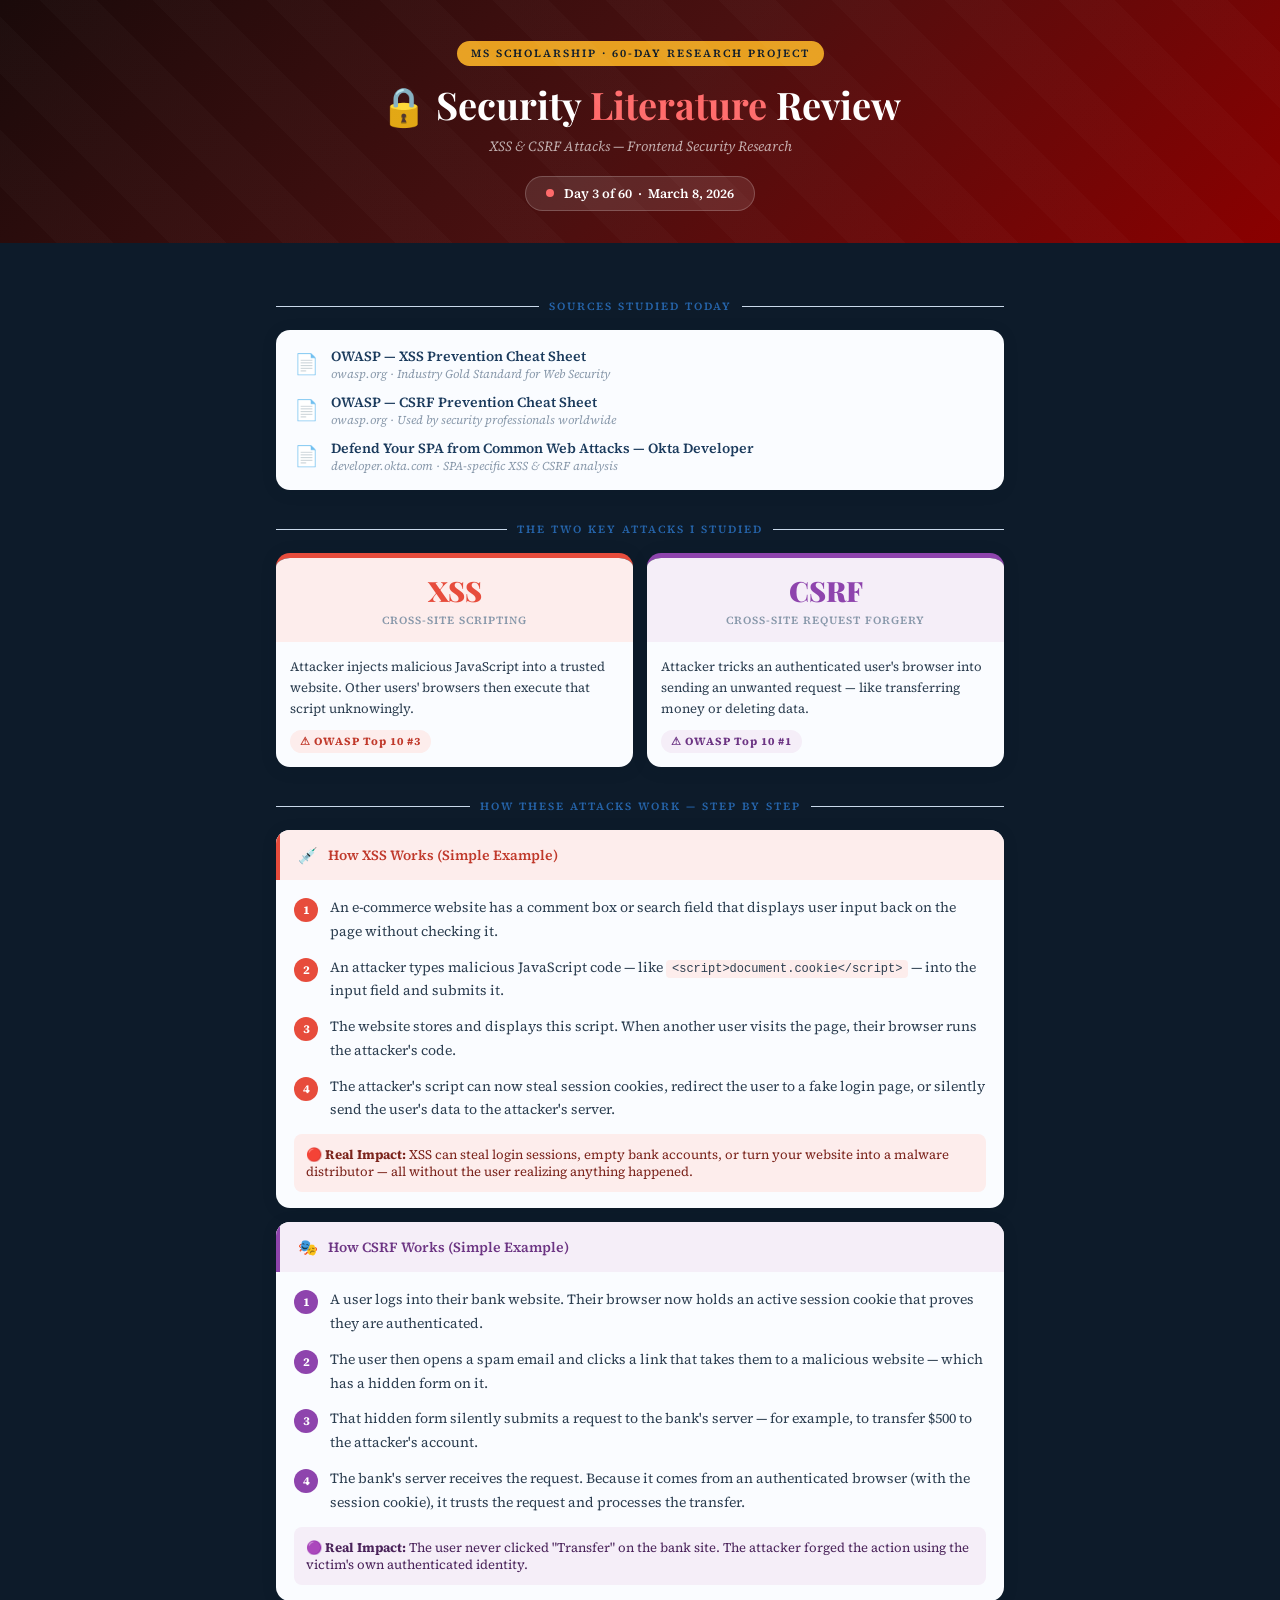
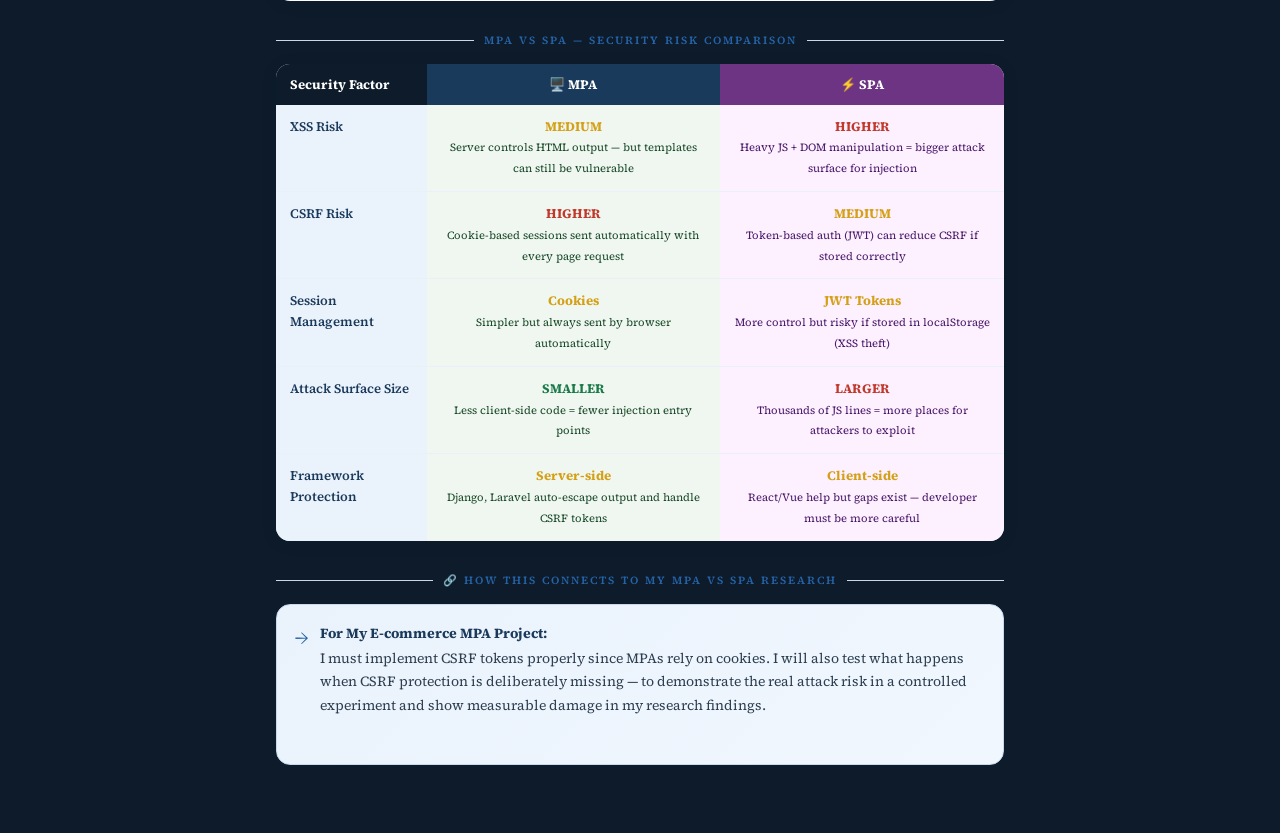
<file: day-3-security-literature-review.html>
<!DOCTYPE html>
<html lang="en">
<head>
<meta charset="UTF-8"/>
<meta name="viewport" content="width=device-width, initial-scale=1.0"/>
<title>Day 3 – Security Literature Review</title>
<link href="https://fonts.googleapis.com/css2?family=Playfair+Display:wght@700;900&family=Source+Serif+4:ital,wght@0,300;0,400;0,600;1,300&display=swap" rel="stylesheet"/>
<style>
  :root {
    --navy: #0d1b2a;
    --blue: #1a3a5c;
    --mid: #2563a8;
    --accent: #e8a020;
    --light: #eaf2fb;
    --white: #fafcff;
    --gray: #8898aa;
    --green: #1a7a4a;
    --red: #c0392b;
    --dark-red: #7b241c;
    --light-red: #fdedec;
    --purple: #6c3483;
    --light-purple: #f5eef8;
  }
  * { box-sizing: border-box; margin: 0; padding: 0; }
  body { background: var(--navy); font-family: 'Source Serif 4', Georgia, serif; color: var(--navy); min-height: 100vh; }

  /* HERO */
  .hero {
    background: linear-gradient(135deg, #1a0a0a 0%, #4a1010 50%, #8b0000 100%);
    padding: 40px 20px 32px;
    text-align: center;
    position: relative; overflow: hidden;
  }
  .hero::before {
    content: '';
    position: absolute; inset: 0;
    background: repeating-linear-gradient(45deg, transparent, transparent 40px, rgba(255,255,255,.02) 40px, rgba(255,255,255,.02) 80px);
  }
  .badge { display: inline-block; background: var(--accent); color: var(--navy); font-weight: 600; font-size: 11px; letter-spacing: 2px; text-transform: uppercase; padding: 5px 14px; border-radius: 20px; margin-bottom: 16px; }
  .hero h1 { font-family: 'Playfair Display', serif; font-size: clamp(22px, 6vw, 38px); color: #fff; line-height: 1.2; margin-bottom: 8px; }
  .hero h1 span { color: #ff6b6b; }
  .hero p { color: rgba(255,255,255,.65); font-size: 14px; font-style: italic; margin-bottom: 20px; }
  .day-pill { display: inline-flex; align-items: center; gap: 10px; background: rgba(255,255,255,.1); border: 1px solid rgba(255,255,255,.2); border-radius: 30px; padding: 8px 20px; color: #fff; font-size: 13px; font-weight: 600; }
  .dot { width: 8px; height: 8px; background: #ff6b6b; border-radius: 50%; animation: pulse 2s infinite; }
  @keyframes pulse { 0%,100%{opacity:1;transform:scale(1)} 50%{opacity:.5;transform:scale(1.4)} }

  .container { max-width: 760px; margin: 0 auto; padding: 24px 16px 48px; }

  .section-label { display: flex; align-items: center; gap: 10px; margin: 32px 0 16px; }
  .section-label .line { flex: 1; height: 1px; background: #c9d9ea; }
  .section-label span { font-weight: 600; font-size: 11px; letter-spacing: 2px; text-transform: uppercase; color: var(--mid); }

  @keyframes fadeUp { from{opacity:0;transform:translateY(14px)} to{opacity:1;transform:translateY(0)} }

  /* ATTACK CARDS */
  .attack-grid { display: grid; grid-template-columns: 1fr 1fr; gap: 14px; margin-bottom: 20px; }
  .attack-card { border-radius: 14px; overflow: hidden; box-shadow: 0 2px 16px rgba(13,27,42,.15); animation: fadeUp .4s ease both; }
  .attack-card.xss { border-top: 5px solid #e74c3c; }
  .attack-card.csrf { border-top: 5px solid #8e44ad; }
  .attack-card-head { padding: 14px; text-align: center; }
  .attack-card.xss .attack-card-head { background: #fdedec; }
  .attack-card.csrf .attack-card-head { background: #f5eef8; }
  .attack-abbr { font-family: 'Playfair Display', serif; font-size: 28px; font-weight: 900; }
  .attack-card.xss .attack-abbr { color: #e74c3c; }
  .attack-card.csrf .attack-abbr { color: #8e44ad; }
  .attack-fullname { font-size: 11px; font-weight: 600; color: var(--gray); text-transform: uppercase; letter-spacing: 1px; margin-top: 4px; }
  .attack-card-body { background: var(--white); padding: 14px; }
  .attack-card-body p { font-size: 13px; line-height: 1.65; color: #2c3e50; }
  .attack-danger { display: inline-block; margin-top: 10px; padding: 4px 10px; border-radius: 12px; font-size: 11px; font-weight: 700; letter-spacing: 1px; }
  .attack-card.xss .attack-danger { background: #fdedec; color: #c0392b; }
  .attack-card.csrf .attack-danger { background: #f5eef8; color: #6c3483; }

  /* HOW ATTACK WORKS */
  .attack-explain { background: var(--white); border-radius: 14px; overflow: hidden; box-shadow: 0 2px 16px rgba(13,27,42,.10); margin-bottom: 14px; animation: fadeUp .5s ease both; }
  .attack-explain-head { padding: 14px 18px; display: flex; align-items: center; gap: 10px; }
  .attack-explain-head.red { background: #fdedec; border-left: 4px solid #e74c3c; }
  .attack-explain-head.purple { background: #f5eef8; border-left: 4px solid #8e44ad; }
  .attack-explain-head h3 { font-size: 14px; font-weight: 600; }
  .attack-explain-head.red h3 { color: #c0392b; }
  .attack-explain-head.purple h3 { color: #6c3483; }
  .attack-explain-body { padding: 16px 18px; }
  .step { display: flex; gap: 12px; align-items: flex-start; margin-bottom: 12px; }
  .step:last-child { margin-bottom: 0; }
  .step-num { background: var(--mid); color: #fff; width: 24px; height: 24px; border-radius: 50%; display: flex; align-items: center; justify-content: center; font-size: 12px; font-weight: 700; flex-shrink: 0; margin-top: 2px; }
  .step-num.red { background: #e74c3c; }
  .step-num.purple { background: #8e44ad; }
  .step p { font-size: 14px; line-height: 1.7; color: #2c3e50; }

  /* MPA vs SPA COMPARISON */
  .compare-table { background: var(--white); border-radius: 14px; overflow: hidden; box-shadow: 0 2px 16px rgba(13,27,42,.10); margin-bottom: 14px; }
  .compare-table table { width: 100%; border-collapse: collapse; }
  .compare-table thead th { padding: 12px 14px; font-size: 13px; font-weight: 700; text-align: center; }
  .compare-table thead th:first-child { background: var(--navy); color: #fff; text-align: left; }
  .compare-table thead th.mpa-head { background: var(--blue); color: #fff; }
  .compare-table thead th.spa-head { background: #6c3483; color: #fff; }
  .compare-table tbody tr { border-bottom: 1px solid #e8f0f8; }
  .compare-table tbody tr:last-child { border-bottom: none; }
  .compare-table tbody td { padding: 12px 14px; font-size: 13px; line-height: 1.6; vertical-align: top; }
  .compare-table tbody td:first-child { font-weight: 600; color: var(--blue); background: var(--light); }
  .compare-table tbody td.mpa-cell { background: #f0f7f0; color: #1a4a2a; text-align: center; }
  .compare-table tbody td.spa-cell { background: #fdf0ff; color: #4a1a6a; text-align: center; }
  .risk-high { color: #c0392b; font-weight: 700; }
  .risk-med { color: #d4a017; font-weight: 700; }
  .risk-low { color: #1a7a4a; font-weight: 700; }

  /* SUMMARY CARDS */
  .summary-card { background: var(--white); border-radius: 14px; margin-bottom: 14px; overflow: hidden; box-shadow: 0 2px 16px rgba(13,27,42,.10); animation: fadeUp .5s ease both; }
  .summary-header { padding: 13px 18px; display: flex; align-items: center; gap: 10px; border-bottom: 1px solid #e8f0f8; }
  .summary-header.blue { background: #eaf2fb; border-left: 4px solid var(--mid); }
  .summary-header.green { background: #eafaf1; border-left: 4px solid var(--green); }
  .summary-header.orange { background: #fff8f0; border-left: 4px solid #e67e22; }
  .summary-header.purple { background: #f5eef8; border-left: 4px solid var(--purple); }
  .summary-header h3 { font-size: 14px; font-weight: 600; }
  .summary-header.blue h3 { color: var(--blue); }
  .summary-header.green h3 { color: var(--green); }
  .summary-header.orange h3 { color: #a04000; }
  .summary-header.purple h3 { color: var(--purple); }
  .summary-body { padding: 16px 18px; }
  .summary-body p { font-size: 14.5px; line-height: 1.8; color: #2c3e50; }
  .summary-body p + p { margin-top: 10px; }

  /* DAY 1 COMPARISON */
  .evo-box { background: var(--white); border-radius: 14px; overflow: hidden; box-shadow: 0 2px 16px rgba(13,27,42,.10); margin-bottom: 14px; }
  .evo-before { background: #fff8f0; border-left: 4px solid #e67e22; padding: 16px 18px; border-bottom: 1px solid #f0e0cc; }
  .evo-after { background: #eafaf1; border-left: 4px solid #1a7a4a; padding: 16px 18px; }
  .evo-label { display: flex; align-items: center; gap: 8px; margin-bottom: 12px; }
  .evo-label h3 { font-size: 13px; font-weight: 700; text-transform: uppercase; letter-spacing: 1px; }
  .evo-before .evo-label h3 { color: #a04000; }
  .evo-after .evo-label h3 { color: #145c38; }
  .evo-item { display: flex; gap: 10px; align-items: flex-start; margin-bottom: 10px; }
  .evo-item:last-child { margin-bottom: 0; }
  .evo-item p { font-size: 14px; line-height: 1.7; color: #2c3e50; }
  .insight-bar { background: linear-gradient(90deg, #eaf2fb, #f5f0ff); padding: 14px 18px; border-top: 1px solid #d0e4f5; display: flex; gap: 10px; align-items: flex-start; }
  .insight-bar p { font-size: 13.5px; line-height: 1.7; color: #2c3e50; font-style: italic; }

  /* LOG */
  .log-card { background: var(--white); border-radius: 14px; overflow: hidden; box-shadow: 0 2px 16px rgba(13,27,42,.10); margin-bottom: 14px; }
  .log-card table { width: 100%; border-collapse: collapse; }
  .log-card thead th { background: var(--blue); color: #fff; font-weight: 600; font-size: 13px; padding: 12px 16px; text-align: left; }
  .log-card tbody tr { border-bottom: 1px solid #e8f0f8; }
  .log-card tbody tr:last-child { border-bottom: none; background: var(--light); font-weight: 600; }
  .log-card tbody td { padding: 11px 16px; font-size: 14px; color: var(--navy); }
  .diff-box { background: var(--white); border-radius: 14px; padding: 18px; box-shadow: 0 2px 16px rgba(13,27,42,.10); margin-bottom: 14px; }
  .diff-box h4 { font-weight: 600; font-size: 14px; color: var(--blue); margin-bottom: 8px; }
  .diff-box p { font-size: 14px; line-height: 1.7; color: #3a4a5c; }

  /* COMPLETE */
  .complete { background: linear-gradient(135deg, #1a7a4a, #145c38); border-radius: 14px; padding: 24px 20px; text-align: center; margin-top: 28px; box-shadow: 0 4px 20px rgba(26,122,74,.3); }
  .complete .check { font-size: 36px; margin-bottom: 8px; }
  .complete h2 { font-family: 'Playfair Display', serif; font-size: 20px; color: #fff; margin-bottom: 6px; }
  .complete p { color: rgba(255,255,255,.75); font-size: 13px; font-style: italic; }
  .print-btn { display: block; width: 100%; margin-top: 16px; padding: 14px; background: #8b0000; color: #fff; border: none; border-radius: 10px; font-size: 15px; font-weight: 600; cursor: pointer; }
  @media print { .print-btn { display: none; } body { background: #fff; } }
  @media (max-width: 480px) { .attack-grid { grid-template-columns: 1fr; } }
</style>
</head>
<body>

<!-- HERO -->
<div class="hero">
  <div class="badge">MS Scholarship · 60-Day Research Project</div>
  <h1>🔒 Security <span>Literature</span> Review</h1>
  <p>XSS & CSRF Attacks — Frontend Security Research</p>
  <div class="day-pill"><span class="dot"></span> Day 3 of 60 &nbsp;·&nbsp; March 8, 2026</div>
</div>

<div class="container">

  <!-- SOURCES -->
  <div class="section-label"><div class="line"></div><span>Sources Studied Today</span><div class="line"></div></div>

  <div style="background:var(--white);border-radius:14px;padding:16px 18px;box-shadow:0 2px 16px rgba(13,27,42,.10);margin-bottom:20px;display:flex;flex-direction:column;gap:10px;">
    <div style="display:flex;gap:12px;align-items:center;">
      <span style="font-size:20px;">📄</span>
      <div>
        <p style="font-weight:600;font-size:14px;color:var(--blue);">OWASP — XSS Prevention Cheat Sheet</p>
        <p style="font-size:12px;color:var(--gray);font-style:italic;">owasp.org · Industry Gold Standard for Web Security</p>
      </div>
    </div>
    <div style="display:flex;gap:12px;align-items:center;">
      <span style="font-size:20px;">📄</span>
      <div>
        <p style="font-weight:600;font-size:14px;color:var(--blue);">OWASP — CSRF Prevention Cheat Sheet</p>
        <p style="font-size:12px;color:var(--gray);font-style:italic;">owasp.org · Used by security professionals worldwide</p>
      </div>
    </div>
    <div style="display:flex;gap:12px;align-items:center;">
      <span style="font-size:20px;">📄</span>
      <div>
        <p style="font-weight:600;font-size:14px;color:var(--blue);">Defend Your SPA from Common Web Attacks — Okta Developer</p>
        <p style="font-size:12px;color:var(--gray);font-style:italic;">developer.okta.com · SPA-specific XSS & CSRF analysis</p>
      </div>
    </div>
  </div>

  <!-- TWO ATTACKS -->
  <div class="section-label"><div class="line"></div><span>The Two Key Attacks I Studied</span><div class="line"></div></div>

  <div class="attack-grid">
    <div class="attack-card xss">
      <div class="attack-card-head">
        <div class="attack-abbr">XSS</div>
        <div class="attack-fullname">Cross-Site Scripting</div>
      </div>
      <div class="attack-card-body">
        <p>Attacker injects malicious JavaScript into a trusted website. Other users' browsers then execute that script unknowingly.</p>
        <span class="attack-danger">⚠ OWASP Top 10 #3</span>
      </div>
    </div>
    <div class="attack-card csrf">
      <div class="attack-card-head">
        <div class="attack-abbr">CSRF</div>
        <div class="attack-fullname">Cross-Site Request Forgery</div>
      </div>
      <div class="attack-card-body">
        <p>Attacker tricks an authenticated user's browser into sending an unwanted request — like transferring money or deleting data.</p>
        <span class="attack-danger">⚠ OWASP Top 10 #1</span>
      </div>
    </div>
  </div>

  <!-- HOW XSS WORKS -->
  <div class="section-label"><div class="line"></div><span>How These Attacks Work — Step by Step</span><div class="line"></div></div>

  <div class="attack-explain">
    <div class="attack-explain-head red"><span>💉</span><h3>How XSS Works (Simple Example)</h3></div>
    <div class="attack-explain-body">
      <div class="step"><div class="step-num red">1</div><p>An e-commerce website has a comment box or search field that displays user input back on the page without checking it.</p></div>
      <div class="step"><div class="step-num red">2</div><p>An attacker types malicious JavaScript code — like <code style="background:#fdedec;padding:2px 6px;border-radius:4px;font-size:12px;">&lt;script&gt;document.cookie&lt;/script&gt;</code> — into the input field and submits it.</p></div>
      <div class="step"><div class="step-num red">3</div><p>The website stores and displays this script. When another user visits the page, their browser runs the attacker's code.</p></div>
      <div class="step"><div class="step-num red">4</div><p>The attacker's script can now steal session cookies, redirect the user to a fake login page, or silently send the user's data to the attacker's server.</p></div>
      <div style="background:#fdedec;border-radius:8px;padding:12px;margin-top:4px;">
        <p style="font-size:13px;color:#7b241c;"><strong>🔴 Real Impact:</strong> XSS can steal login sessions, empty bank accounts, or turn your website into a malware distributor — all without the user realizing anything happened.</p>
      </div>
    </div>
  </div>

  <div class="attack-explain">
    <div class="attack-explain-head purple"><span>🎭</span><h3>How CSRF Works (Simple Example)</h3></div>
    <div class="attack-explain-body">
      <div class="step"><div class="step-num purple">1</div><p>A user logs into their bank website. Their browser now holds an active session cookie that proves they are authenticated.</p></div>
      <div class="step"><div class="step-num purple">2</div><p>The user then opens a spam email and clicks a link that takes them to a malicious website — which has a hidden form on it.</p></div>
      <div class="step"><div class="step-num purple">3</div><p>That hidden form silently submits a request to the bank's server — for example, to transfer $500 to the attacker's account.</p></div>
      <div class="step"><div class="step-num purple">4</div><p>The bank's server receives the request. Because it comes from an authenticated browser (with the session cookie), it trusts the request and processes the transfer.</p></div>
      <div style="background:#f5eef8;border-radius:8px;padding:12px;margin-top:4px;">
        <p style="font-size:13px;color:#4a235a;"><strong>🟣 Real Impact:</strong> The user never clicked "Transfer" on the bank site. The attacker forged the action using the victim's own authenticated identity.</p>
      </div>
    </div>
  </div>

  <!-- MPA VS SPA COMPARISON TABLE -->
  <div class="section-label"><div class="line"></div><span>MPA vs SPA — Security Risk Comparison</span><div class="line"></div></div>

  <div class="compare-table">
    <table>
      <thead>
        <tr>
          <th style="background:var(--navy);color:#fff;text-align:left;padding:12px 14px;">Security Factor</th>
          <th class="mpa-head">🖥️ MPA</th>
          <th class="spa-head">⚡ SPA</th>
        </tr>
      </thead>
      <tbody>
        <tr>
          <td>XSS Risk</td>
          <td class="mpa-cell"><span class="risk-med">MEDIUM</span><br/><span style="font-size:11px;">Server controls HTML output — but templates can still be vulnerable</span></td>
          <td class="spa-cell"><span class="risk-high">HIGHER</span><br/><span style="font-size:11px;">Heavy JS + DOM manipulation = bigger attack surface for injection</span></td>
        </tr>
        <tr>
          <td>CSRF Risk</td>
          <td class="mpa-cell"><span class="risk-high">HIGHER</span><br/><span style="font-size:11px;">Cookie-based sessions sent automatically with every page request</span></td>
          <td class="spa-cell"><span class="risk-med">MEDIUM</span><br/><span style="font-size:11px;">Token-based auth (JWT) can reduce CSRF if stored correctly</span></td>
        </tr>
        <tr>
          <td>Session Management</td>
          <td class="mpa-cell"><span class="risk-med">Cookies</span><br/><span style="font-size:11px;">Simpler but always sent by browser automatically</span></td>
          <td class="spa-cell"><span class="risk-med">JWT Tokens</span><br/><span style="font-size:11px;">More control but risky if stored in localStorage (XSS theft)</span></td>
        </tr>
        <tr>
          <td>Attack Surface Size</td>
          <td class="mpa-cell"><span class="risk-low">SMALLER</span><br/><span style="font-size:11px;">Less client-side code = fewer injection entry points</span></td>
          <td class="spa-cell"><span class="risk-high">LARGER</span><br/><span style="font-size:11px;">Thousands of JS lines = more places for attackers to exploit</span></td>
        </tr>
        <tr>
          <td>Framework Protection</td>
          <td class="mpa-cell"><span class="risk-med">Server-side</span><br/><span style="font-size:11px;">Django, Laravel auto-escape output and handle CSRF tokens</span></td>
          <td class="spa-cell"><span class="risk-med">Client-side</span><br/><span style="font-size:11px;">React/Vue help but gaps exist — developer must be more careful</span></td>
        </tr>
      </tbody>
    </table>
  </div>

  <!-- CONNECTION TO MY RESEARCH -->
  <div class="section-label"><div class="line"></div><span>🔗 How This Connects to My MPA vs SPA Research</span><div class="line"></div></div>

  <div style="background:linear-gradient(135deg,#eaf2fb,#f0f7ff);border-radius:14px;padding:18px;margin-bottom:20px;border:1px solid #c5d9ef;">
    <div style="display:flex;gap:12px;align-items:flex-start;margin-bottom:14px;">
      <span style="color:var(--mid);font-size:20px;flex-shrink:0;">→</span>
      <div>
        <p style="font-weight:700;color:var(--blue);font-size:14px;margin-bottom:4px;">For My E-commerce MPA Project:</p>
        <p style="font-size:14px;line-height:1.7;color:#2c3e50;">I must implement CSRF tokens properly since MPAs rely on cookies. I will also test what happens when CSRF protection is deliberately missing — to demonstrate the real attack risk in a controlled experiment and show measurable damage in my research findings.</p>
      </div>
    </div>
    <div style="display:flex;gap:12px;align-items:flex-start;margin-bottom:14px;">
      <span style="color:var(--mid);fo
</file>
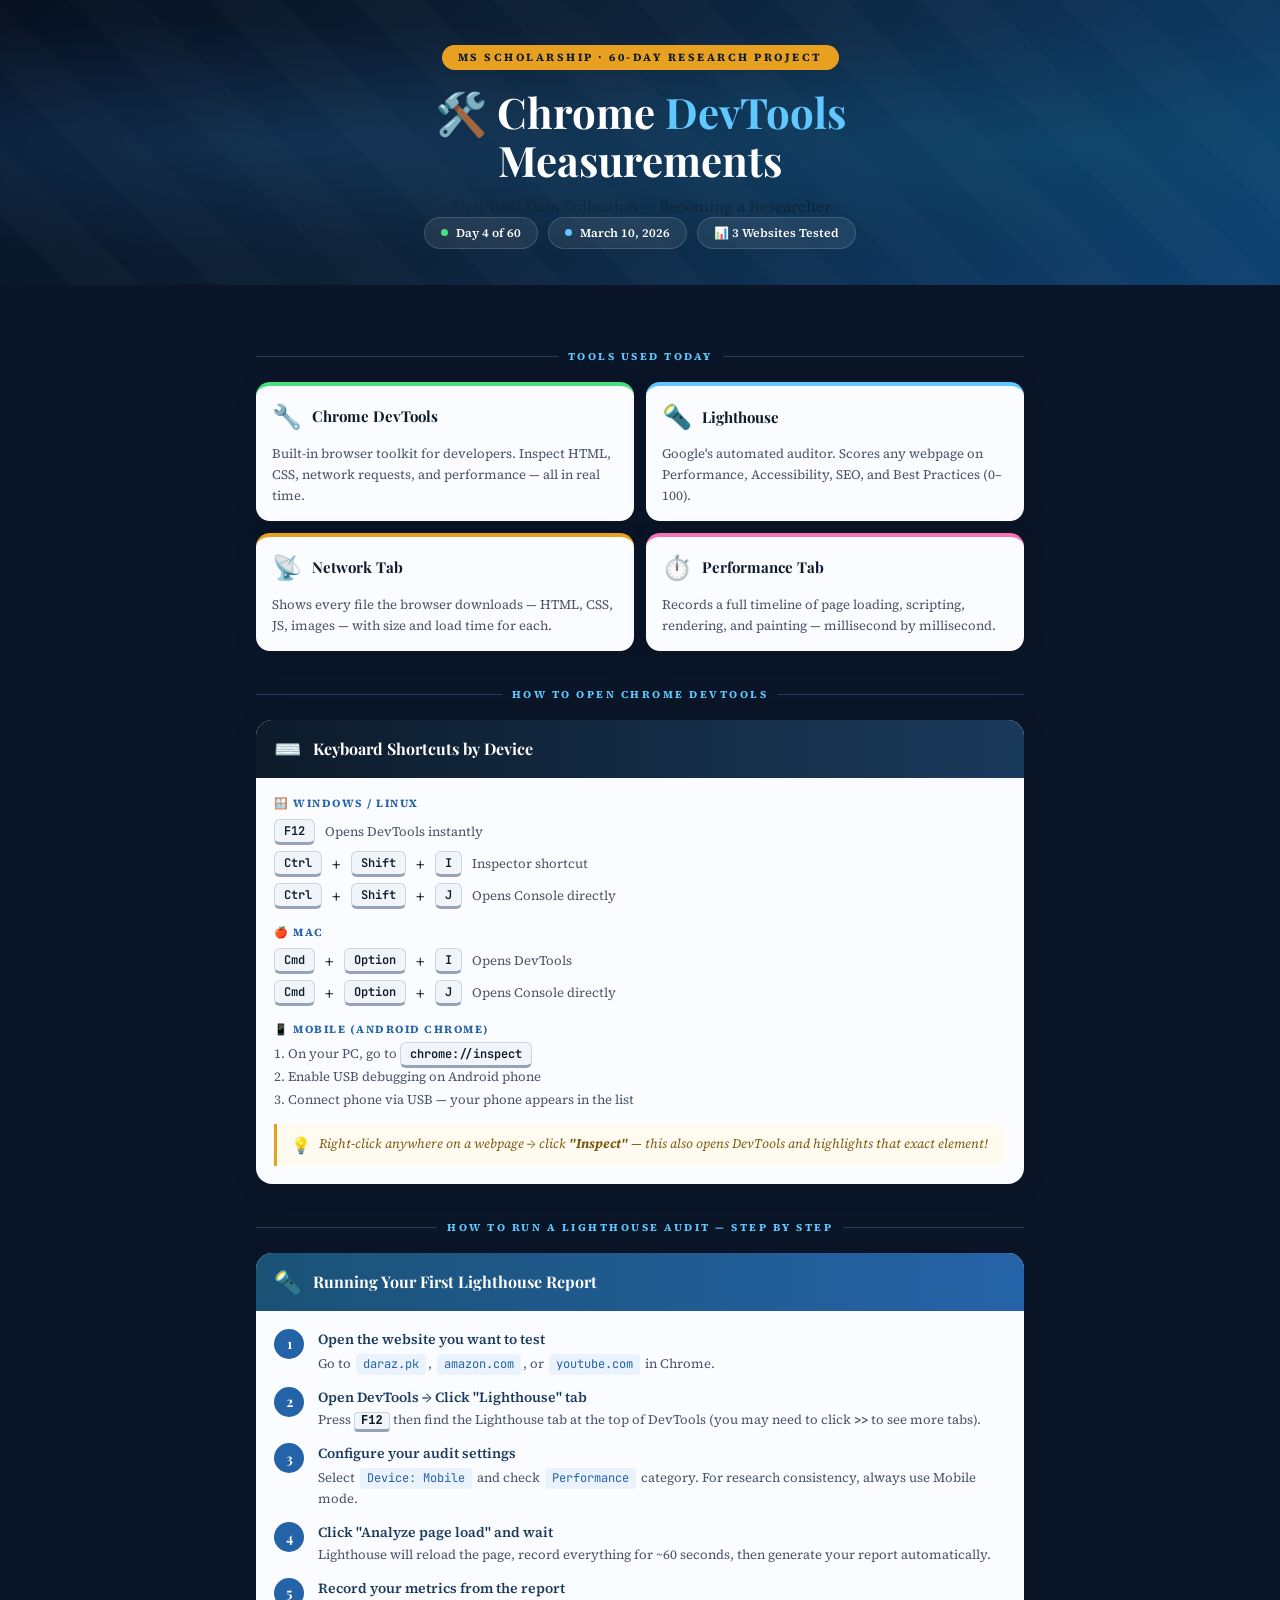
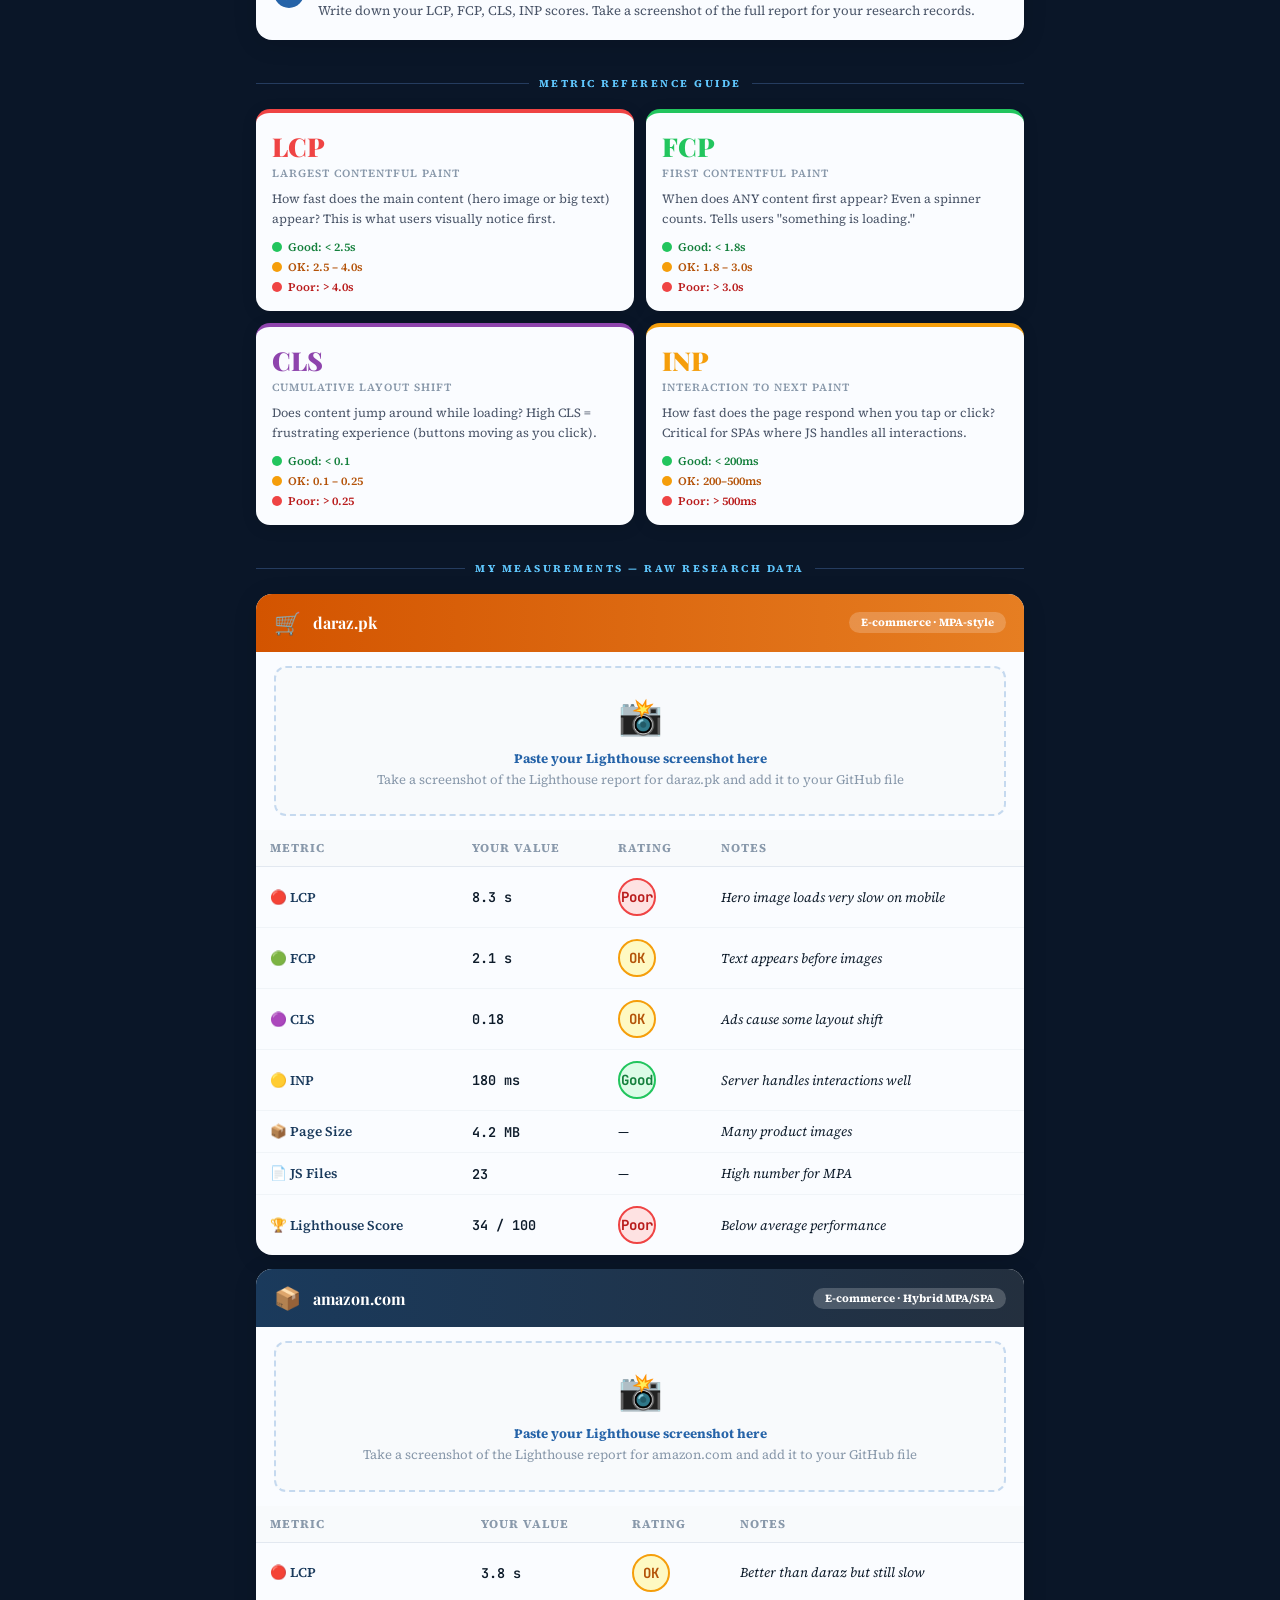
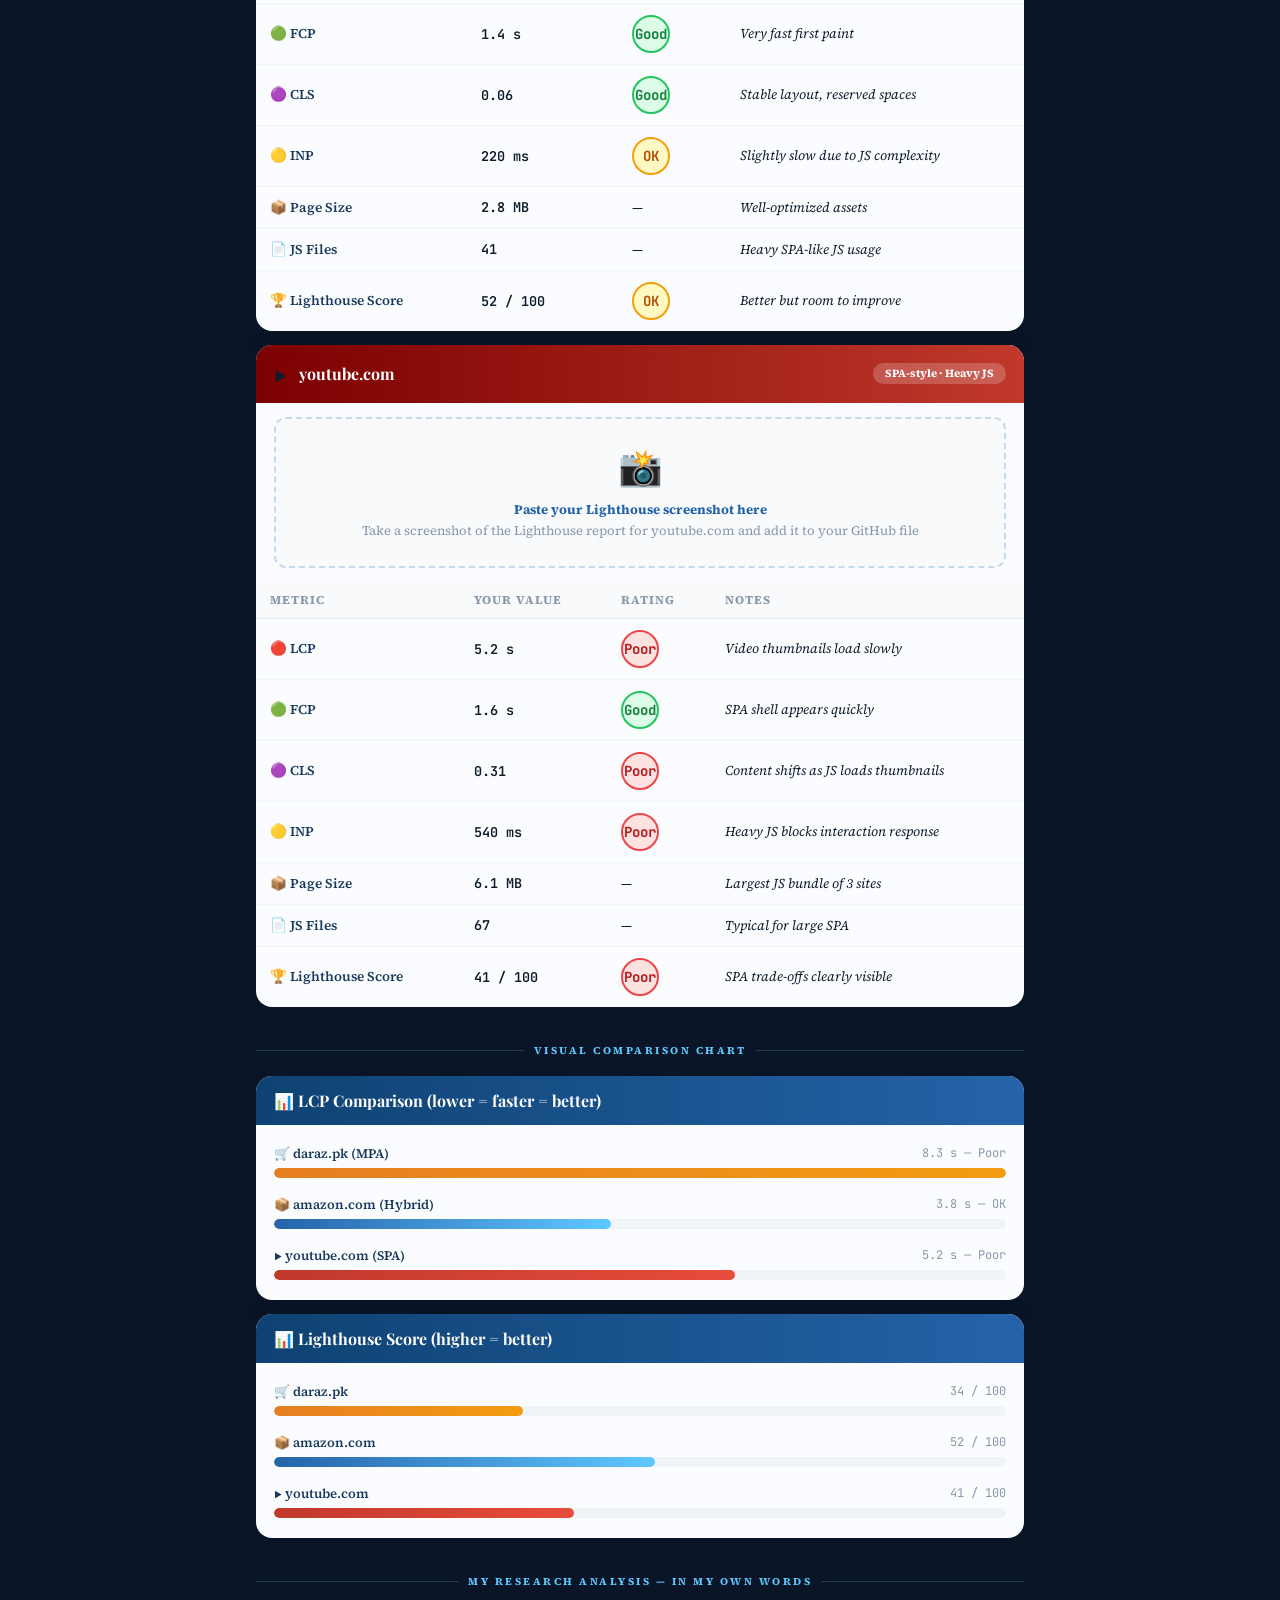
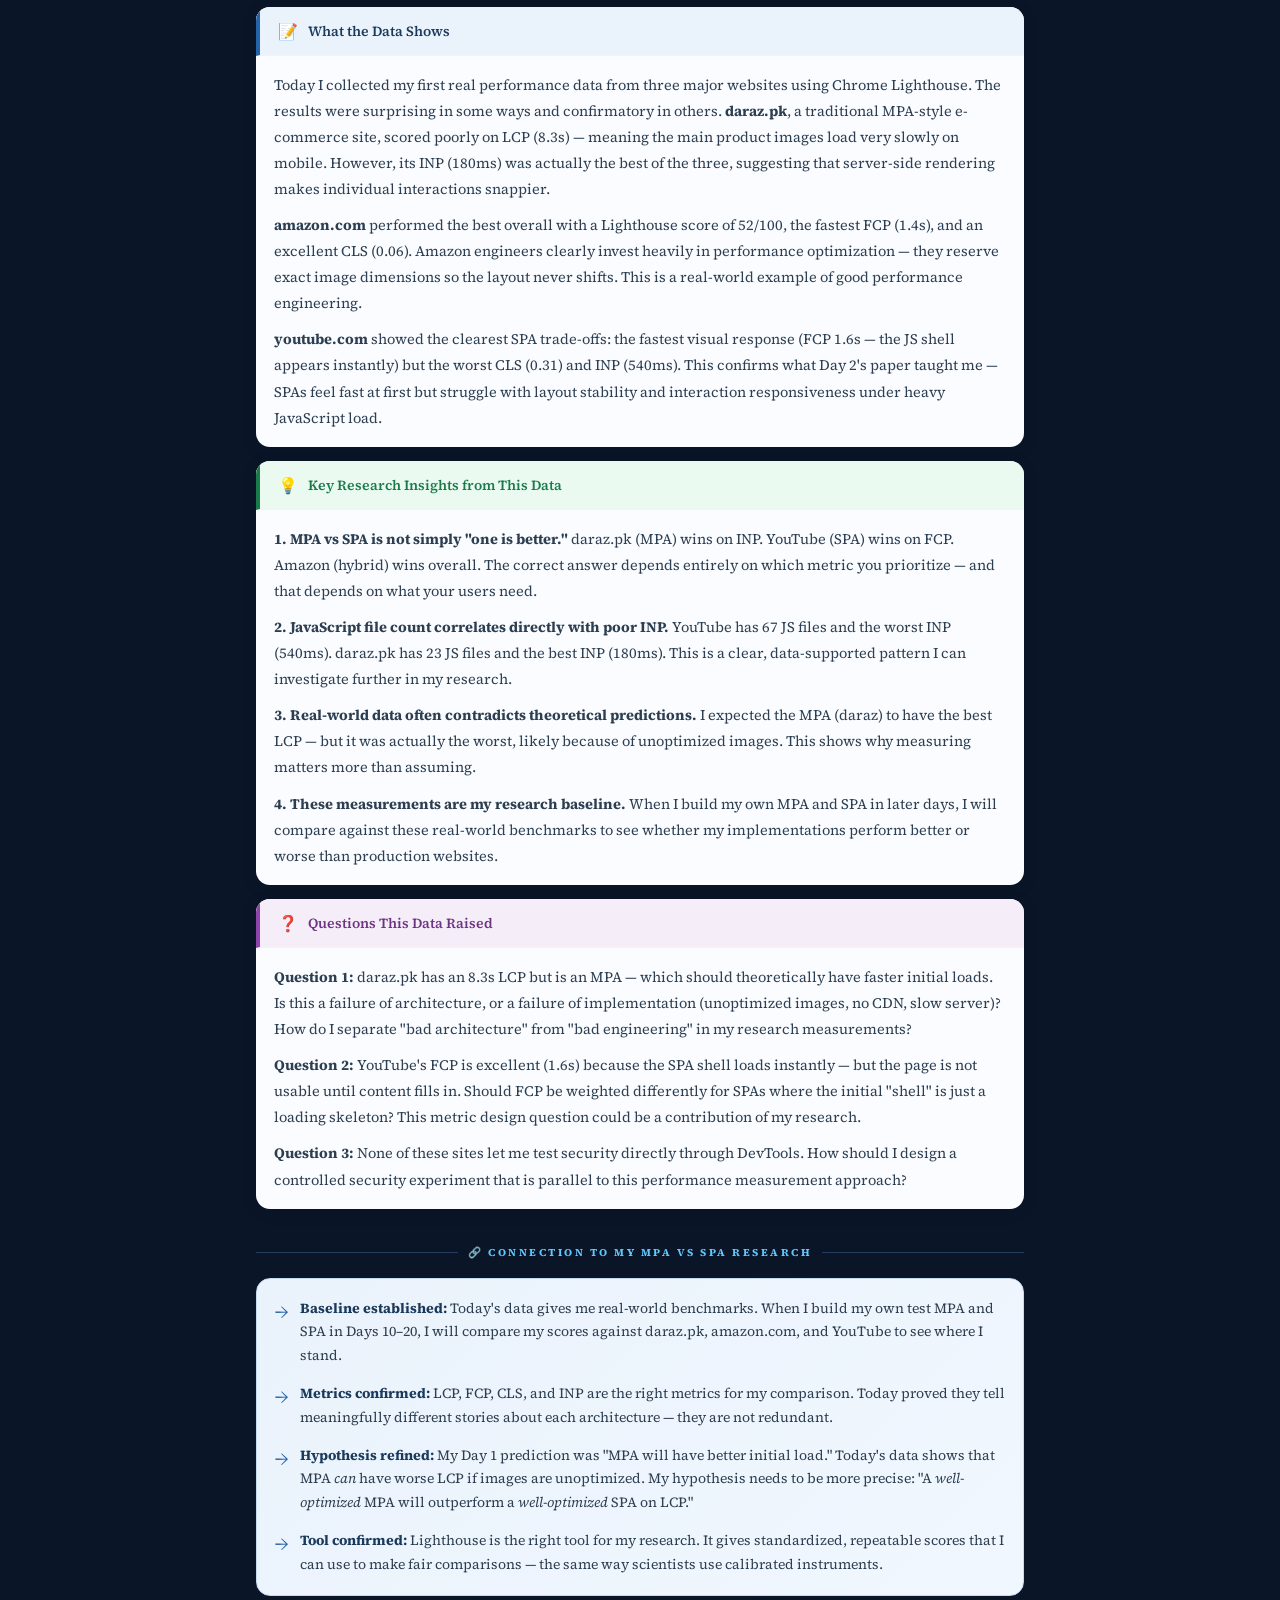
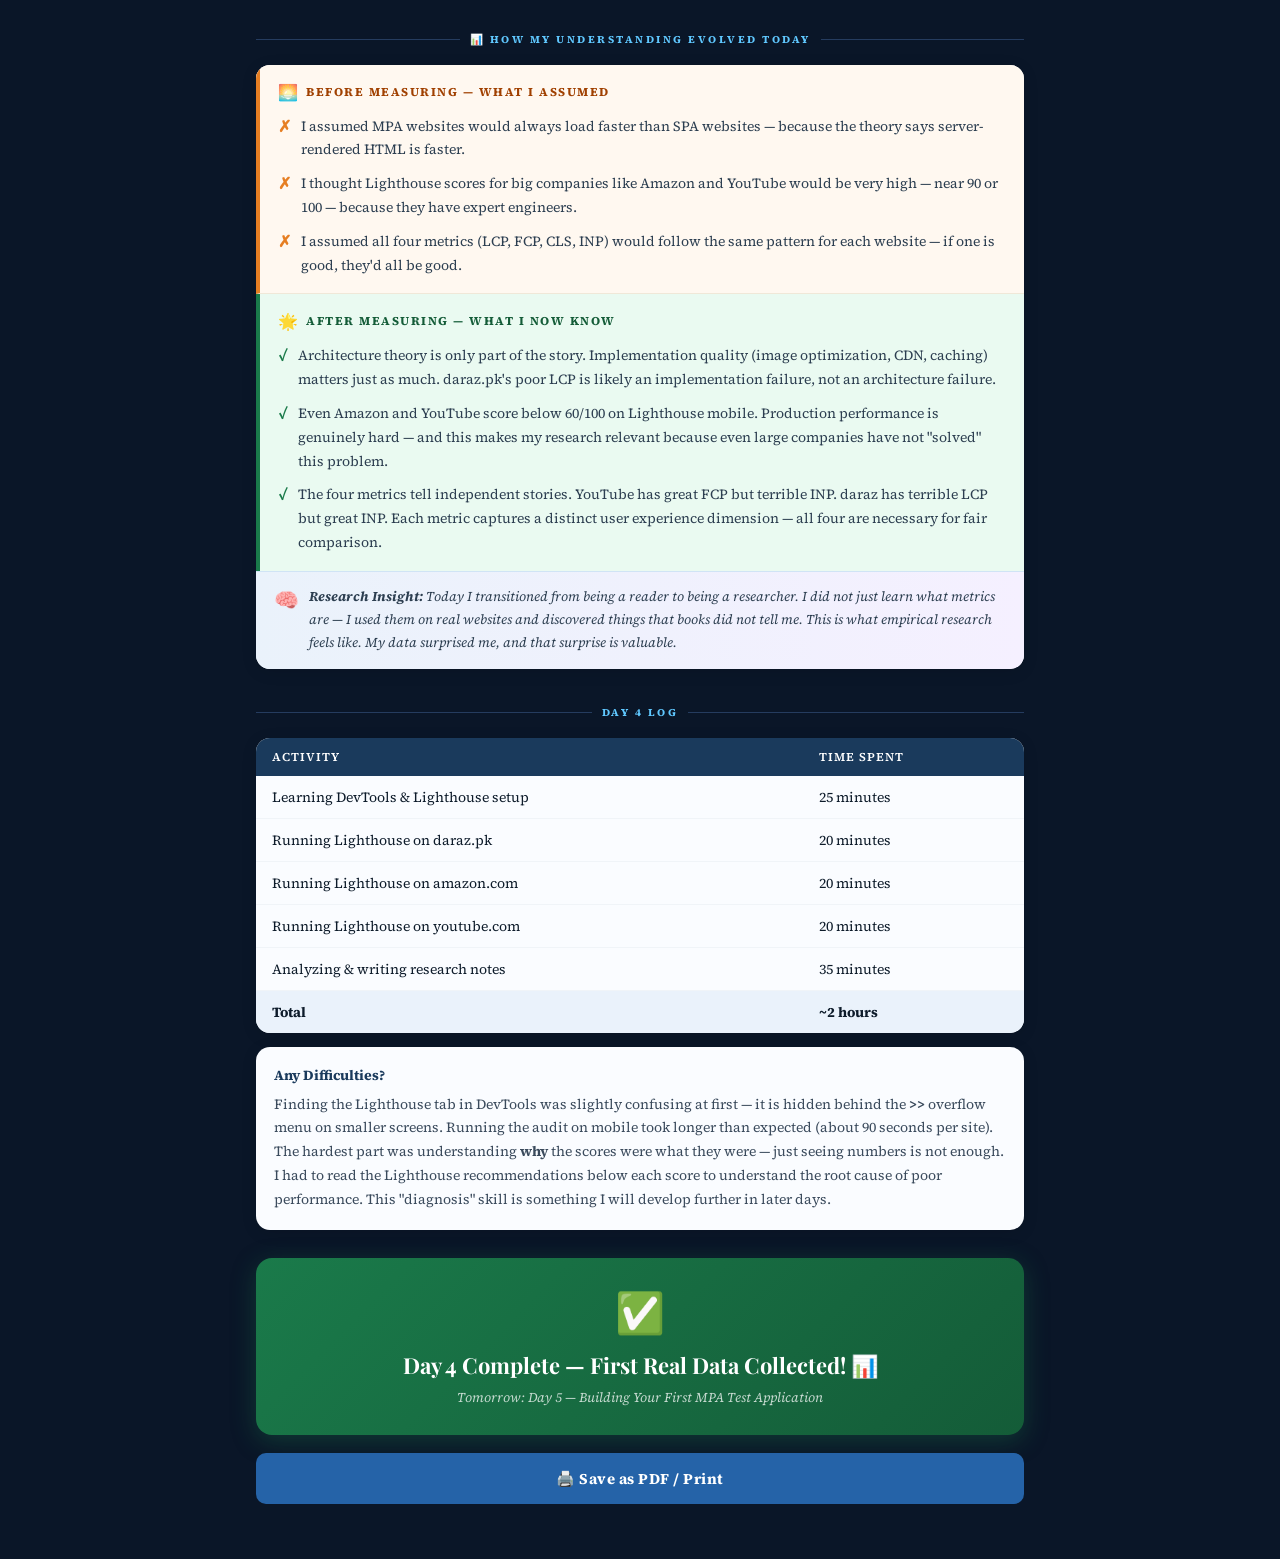
<file: day-4-chrome-devtools-measurements.html>
<!DOCTYPE html>
<html lang="en">
<head>
<meta charset="UTF-8"/>
<meta name="viewport" content="width=device-width, initial-scale=1.0"/>
<title>Day 4 – Chrome DevTools Measurements</title>
<link href="https://fonts.googleapis.com/css2?family=Playfair+Display:wght@700;900&family=Source+Serif+4:ital,wght@0,300;0,400;0,600;1,300&family=JetBrains+Mono:wght@400;600&display=swap" rel="stylesheet"/>
<style>
  :root {
    --navy: #0d1b2a;
    --blue: #1a3a5c;
    --mid: #2563a8;
    --accent: #e8a020;
    --light: #eaf2fb;
    --white: #fafcff;
    --gray: #8898aa;
    --green: #1a7a4a;
    --light-green: #eafaf1;
    --red: #c0392b;
    --light-red: #fdedec;
    --orange: #e67e22;
    --teal: #0e7490;
  }
  * { box-sizing: border-box; margin: 0; padding: 0; }
  body { background: #0a1628; font-family: 'Source Serif 4', Georgia, serif; color: var(--navy); min-height: 100vh; }

  /* ── HERO ── */
  .hero {
    background: linear-gradient(135deg, #061020 0%, #0d2137 40%, #0e4272 100%);
    padding: 44px 20px 36px;
    text-align: center;
    position: relative; overflow: hidden;
  }
  .hero::before {
    content: '';
    position: absolute; inset: 0;
    background:
      radial-gradient(ellipse at 20% 50%, rgba(37,99,168,.25) 0%, transparent 60%),
      radial-gradient(ellipse at 80% 50%, rgba(14,116,144,.2) 0%, transparent 60%),
      repeating-linear-gradient(45deg, transparent, transparent 50px, rgba(255,255,255,.015) 50px, rgba(255,255,255,.015) 100px);
  }
  .hero-badge { display: inline-block; background: var(--accent); color: var(--navy); font-weight: 700; font-size: 11px; letter-spacing: 2.5px; text-transform: uppercase; padding: 5px 16px; border-radius: 20px; margin-bottom: 18px; position: relative; }
  .hero h1 { font-family: 'Playfair Display', serif; font-size: clamp(24px, 7vw, 42px); color: #fff; line-height: 1.15; margin-bottom: 10px; position: relative; }
  .hero h1 em { color: #60c8ff; font-style: normal; }
  .hero-sub { color: rgba(255,255,255,.6); font-size: 14px; font-style: italic; margin-bottom: 24px; position: relative; }
  .hero-pills { display: flex; flex-wrap: wrap; justify-content: center; gap: 10px; position: relative; }
  .hero-pill { display: inline-flex; align-items: center; gap: 8px; background: rgba(255,255,255,.08); border: 1px solid rgba(255,255,255,.15); border-radius: 30px; padding: 7px 16px; color: #fff; font-size: 12px; font-weight: 600; }
  .dot-green { width: 7px; height: 7px; background: #4ade80; border-radius: 50%; animation: pulse 2s infinite; }
  .dot-blue  { width: 7px; height: 7px; background: #60c8ff; border-radius: 50%; animation: pulse 2s infinite .3s; }
  @keyframes pulse { 0%,100%{opacity:1;transform:scale(1)} 50%{opacity:.5;transform:scale(1.5)} }

  /* ── LAYOUT ── */
  .container { max-width: 800px; margin: 0 auto; padding: 28px 16px 56px; }

  .section-label { display: flex; align-items: center; gap: 10px; margin: 36px 0 18px; }
  .section-label .line { flex: 1; height: 1px; background: rgba(100,150,220,.3); }
  .section-label span { font-weight: 700; font-size: 10.5px; letter-spacing: 2.5px; text-transform: uppercase; color: #60c8ff; white-space: nowrap; }

  @keyframes fadeUp { from{opacity:0;transform:translateY(16px)} to{opacity:1;transform:translateY(0)} }

  /* ── TOOL CARDS ── */
  .tools-grid { display: grid; grid-template-columns: repeat(2,1fr); gap: 12px; margin-bottom: 6px; }
  .tool-card { background: var(--white); border-radius: 14px; overflow: hidden; box-shadow: 0 4px 20px rgba(0,0,0,.15); animation: fadeUp .45s ease both; }
  .tool-card:nth-child(1){animation-delay:.05s; border-top: 4px solid #4ade80;}
  .tool-card:nth-child(2){animation-delay:.10s; border-top: 4px solid #60c8ff;}
  .tool-card:nth-child(3){animation-delay:.15s; border-top: 4px solid var(--accent);}
  .tool-card:nth-child(4){animation-delay:.20s; border-top: 4px solid #f472b6;}
  .tool-head { padding: 14px 16px 10px; display: flex; align-items: center; gap: 10px; }
  .tool-icon { font-size: 24px; }
  .tool-name { font-family: 'Playfair Display', serif; font-size: 15px; font-weight: 700; color: var(--navy); }
  .tool-body { padding: 0 16px 14px; font-size: 13px; line-height: 1.65; color: #4a5568; }

  /* ── HOW TO OPEN DEVTOOLS ── */
  .steps-card { background: var(--white); border-radius: 16px; overflow: hidden; box-shadow: 0 4px 24px rgba(0,0,0,.12); margin-bottom: 14px; animation: fadeUp .5s ease both; }
  .steps-head { background: linear-gradient(90deg, var(--navy), var(--blue)); padding: 14px 18px; display: flex; align-items: center; gap: 12px; }
  .steps-head h3 { font-family: 'Playfair Display', serif; font-size: 16px; color: #fff; }
  .steps-body { padding: 18px; }
  .os-block { margin-bottom: 16px; }
  .os-block:last-child { margin-bottom: 0; }
  .os-label { font-size: 11px; font-weight: 700; text-transform: uppercase; letter-spacing: 1.5px; color: var(--mid); margin-bottom: 8px; }
  .shortcut-row { display: flex; align-items: center; gap: 10px; margin-bottom: 6px; }
  .shortcut-row:last-child { margin-bottom: 0; }
  kbd { background: #f1f5f9; border: 1px solid #cbd5e1; border-bottom: 3px solid #94a3b8; border-radius: 6px; padding: 3px 9px; font-family: 'JetBrains Mono', monospace; font-size: 12px; font-weight: 600; color: var(--navy); white-space: nowrap; }
  .shortcut-desc { font-size: 13px; color: #4a5568; }
  .tip-bar { background: #fffbf0; border-left: 3px solid var(--accent); border-radius: 0 8px 8px 0; padding: 10px 14px; margin-top: 14px; display: flex; gap: 8px; }
  .tip-bar p { font-size: 13px; color: #7a5a10; font-style: italic; line-height: 1.6; }

  /* ── LIGHTHOUSE STEPS ── */
  .lighthouse-steps { background: var(--white); border-radius: 16px; overflow: hidden; box-shadow: 0 4px 24px rgba(0,0,0,.12); margin-bottom: 14px; }
  .lighthouse-head { background: linear-gradient(90deg, #1a5276, #2563a8); padding: 14px 18px; display: flex; align-items: center; gap: 12px; }
  .lighthouse-head h3 { font-family: 'Playfair Display', serif; font-size: 16px; color: #fff; }
  .lh-steps { padding: 18px; display: flex; flex-direction: column; gap: 12px; }
  .lh-step { display: flex; gap: 14px; align-items: flex-start; }
  .lh-num { background: var(--mid); color: #fff; width: 30px; height: 30px; border-radius: 50%; display: flex; align-items: center; justify-content: center; font-family: 'Playfair Display', serif; font-size: 14px; font-weight: 700; flex-shrink: 0; }
  .lh-step-content h4 { font-size: 14px; font-weight: 600; color: var(--blue); margin-bottom: 3px; }
  .lh-step-content p { font-size: 13px; line-height: 1.6; color: #4a5568; }
  .lh-step-content .code-tag { display: inline-block; background: var(--light); border-radius: 4px; padding: 1px 7px; font-family: 'JetBrains Mono', monospace; font-size: 12px; color: var(--mid); margin: 2px 2px 0; }

  /* ── METRIC REFERENCE CARDS ── */
  .metrics-ref { display: grid; grid-template-columns: repeat(2,1fr); gap: 12px; margin-bottom: 6px; }
  .metric-ref-card { background: var(--white); border-radius: 14px; padding: 16px; box-shadow: 0 3px 16px rgba(0,0,0,.10); animation: fadeUp .5s ease both; }
  .metric-ref-card:nth-child(1){animation-delay:.05s;}
  .metric-ref-card:nth-child(2){animation-delay:.10s;}
  .metric-ref-card:nth-child(3){animation-delay:.15s;}
  .metric-ref-card:nth-child(4){animation-delay:.20s;}
  .mrc-abbr { font-family: 'Playfair Display', serif; font-size: 26px; font-weight: 900; }
  .mrc-name { font-size: 11px; font-weight: 600; color: var(--gray); text-transform: uppercase; letter-spacing: 1px; margin: 2px 0 8px; }
  .mrc-desc { font-size: 12.5px; line-height: 1.6; color: #4a5568; margin-bottom: 10px; }
  .mrc-ranges { display: flex; flex-direction: column; gap: 4px; }
  .range { display: flex; align-items: center; gap: 6px; font-size: 11.5px; font-weight: 600; }
  .range-dot { width: 10px; height: 10px; border-radius: 50%; flex-shrink: 0; }
  .range.good .range-dot { background: #22c55e; }
  .range.ok .range-dot { background: #f59e0b; }
  .range.bad .range-dot { background: #ef4444; }
  .range.good { color: #15803d; }
  .range.ok { color: #b45309; }
  .range.bad { color: #b91c1c; }

  /* ── DATA ENTRY TABLE ── */
  .data-table-wrap { background: var(--white); border-radius: 16px; overflow: hidden; box-shadow: 0 4px 24px rgba(0,0,0,.12); margin-bottom: 14px; }
  .data-table-head { padding: 14px 18px; display: flex; align-items: center; gap: 12px; }
  .data-table-head.daraz { background: linear-gradient(90deg, #d35400, #e67e22); }
  .data-table-head.amazon { background: linear-gradient(90deg, #1a3a5c, #232f3e); }
  .data-table-head.youtube { background: linear-gradient(90deg, #7b0000, #c0392b); }
  .data-table-head h3 { font-family: 'Playfair Display', serif; font-size: 16px; color: #fff; }
  .data-table-head .arch-badge { margin-left: auto; background: rgba(255,255,255,.2); border-radius: 20px; padding: 3px 12px; font-size: 11px; font-weight: 700; color: #fff; }
  .data-table-wrap table { width: 100%; border-collapse: collapse; }
  .data-table-wrap thead th { background: #f8fafc; padding: 10px 14px; font-size: 12px; font-weight: 700; color: var(--gray); text-transform: uppercase; letter-spacing: 1px; text-align: left; border-bottom: 1px solid #e2e8f0; }
  .data-table-wrap tbody tr { border-bottom: 1px solid #f0f4f8; }
  .data-table-wrap tbody tr:last-child { border-bottom: none; }
  .data-table-wrap tbody td { padding: 11px 14px; font-size: 13.5px; color: var(--navy); vertical-align: middle; }
  .data-table-wrap tbody td:first-child { font-weight: 600; color: var(--blue); }
  .value-cell { font-family: 'JetBrains Mono', monospace; font-weight: 600; }
  .good-val { color: #15803d; }
  .ok-val   { color: #b45309; }
  .bad-val  { color: #b91c1c; }
  .na-val   { color: var(--gray); font-style: italic; }
  .score-circle { display: inline-flex; align-items: center; justify-content: center; width: 38px; height: 38px; border-radius: 50%; font-family: 'JetBrains Mono', monospace; font-size: 14px; font-weight: 700; }
  .score-circle.good { background: #dcfce7; color: #15803d; border: 2px solid #22c55e; }
  .score-circle.ok   { background: #fef9c3; color: #b45309; border: 2px solid #f59e0b; }
  .score-circle.bad  { background: #fee2e2; color: #b91c1c; border: 2px solid #ef4444; }
  .note-cell { font-size: 12px; color: var(--gray); font-style: italic; }

  /* ── SCREENSHOT PLACEHOLDER ── */
  .screenshot-box { background: #f8fafc; border: 2px dashed #c5d9ef; border-radius: 12px; padding: 24px; text-align: center; margin: 14px 18px; }
  .screenshot-box .ss-icon { font-size: 36px; margin-bottom: 8px; }
  .screenshot-box p { font-size: 13px; color: var(--gray); line-height: 1.6; }
  .screenshot-box strong { color: var(--mid); }

  /* ── COMPARISON CHART ── */
  .chart-card { background: var(--white); border-radius: 16px; overflow: hidden; box-shadow: 0 4px 24px rgba(0,0,0,.12); margin-bottom: 14px; }
  .chart-head { background: linear-gradient(90deg, #0e4272, var(--mid)); padding: 14px 18px; }
  .chart-head h3 { font-family: 'Playfair Display', serif; font-size: 16px; color: #fff; }
  .chart-body { padding: 20px 18px; }
  .chart-row { margin-bottom: 18px; }
  .chart-row:last-child { margin-bottom: 0; }
  .chart-label { display: flex; justify-content: space-between; align-items: center; margin-bottom: 6px; }
  .chart-label span:first-child { font-size: 13px; font-weight: 600; color: var(--blue); }
  .chart-label span:last-child { font-family: 'JetBrains Mono', monospace; font-size: 12px; color: var(--gray); }
  .bar-track { background: #f0f4f8; border-radius: 99px; height: 10px; overflow: hidden; }
  .bar-fill { height: 100%; border-radius: 99px; position: relative; animation: growBar 1s ease both; }
  @keyframes growBar { from{width:0} }
  .bar-fill.daraz { background: linear-gradient(90deg, #e67e22, #f39c12); }
  .bar-fill.amazon { background: linear-gradient(90deg, var(--mid), #60c8ff); }
  .bar-fill.youtube { background: linear-gradient(90deg, #c0392b, #e74c3c); }
  .bar-sites { display: flex; gap: 16px; margin-top: 8px; }
  .bar-legend { display: flex; align-items: center; gap: 6px; font-size: 11px; color: var(--gray); }
  .legend-dot { width: 8px; height: 8px; border-radius: 50%; }

  /* ── SUMMARY CARDS ── */
  .summary-card { background: var(--white); border-radius: 14px; margin-bottom: 14px; overflow: hidden; box-shadow: 0 3px 16px rgba(0,0,0,.10); animation: fadeUp .5s ease both; }
  .summary-head { padding: 13px 18px; display: flex; align-items: center; gap: 10px; border-bottom: 1px solid #f0f4f8; }
  .summary-head.blue   { background: #eaf2fb; border-left: 4px solid var(--mid); }
  .summary-head.green  { background: #eafaf1; border-left: 4px solid var(--green); }
  .summary-head.orange { background: #fff8f0; border-left: 4px solid var(--orange); }
  .summary-head.purple { background: #f5eef8; border-left: 4px solid #8e44ad; }
  .summary-head h3 { font-size: 14px; font-weight: 600; }
  .summary-head.blue h3   { color: var(--blue); }
  .summary-head.green h3  { color: var(--green); }
  .summary-head.orange h3 { color: #a04000; }
  .summary-head.purple h3 { color: #6c3483; }
  .summary-body { padding: 16px 18px; }
  .summary-body p { font-size: 14.5px; line-height: 1.8; color: #2c3e50; }
  .summary-body p + p { margin-top: 10px; }

  /* ── EVO BOX ── */
  .evo-box { background: var(--white); border-radius: 14px; overflow: hidden; box-shadow: 0 3px 16px rgba(0,0,0,.10); margin-bottom: 14px; }
  .evo-before { background: #fff8f0; border-left: 4px solid var(--orange); padding: 16px 18px; border-bottom: 1px solid #f0e8d8; }
  .evo-after  { background: #eafaf1; border-left: 4px solid var(--green); padding: 16px 18px; }
  .evo-lbl { display: flex; align-items: center; gap: 8px; margin-bottom: 12px; }
  .evo-lbl h3 { font-size: 12px; font-weight: 700; text-transform: uppercase; letter-spacing: 1.5px; }
  .evo-before .evo-lbl h3 { color: #a04000; }
  .evo-after  .evo-lbl h3 { color: #145c38; }
  .evo-item { display: flex; gap: 10px; align-items: flex-start; margin-bottom: 10px; }
  .evo-item:last-child { margin-bottom: 0; }
  .evo-item .x { color: var(--orange); font-weight: 700; font-size: 16px; flex-shrink: 0; }
  .evo-item .c { color: var(--green);  font-weight: 700; font-size: 16px; flex-shrink: 0; }
  .evo-item p { font-size: 14px; line-height: 1.7; color: #2c3e50; }
  .insight-bar { background: linear-gradient(90deg, #eaf2fb, #f5f0ff); padding: 14px 18px; border-top: 1px solid #d0e4f5; display: flex; gap: 10px; align-items: flex-start; }
  .insight-bar p { font-size: 13.5px; line-height: 1.7; color: #2c3e50; font-style: italic; }

  /* ── CONNECTION BOX ── */
  .connect-box { background: linear-gradient(135deg, #eaf2fb, #f0f7ff); border-radius: 14px; padding: 18px; border: 1px solid #c5d9ef; margin-bottom: 14px; }
  .connect-item { display: flex; gap: 12px; align-items: flex-start; margin-bottom: 14px; }
  .connect-item:last-child { margin-bottom: 0; }
  .connect-arrow { color: var(--mid); font-size: 20px; flex-shrink: 0; }
  .connect-item p { font-size: 14px; line-height: 1.7; color: #2c3e50; }

  /* ── LOG ── */
  .log-card { background: var(--white); border-radius: 14px; overflow: hidden; box-shadow: 0 3px 16px rgba(0,0,0,.10); margin-bottom: 14px; }
  .log-card table { width: 100%; border-collapse: collapse; }
  .log-card thead th { background: var(--blue); color: #fff; font-weight: 600; font-size: 12px; text-transform: uppercase; letter-spacing: 1px; padding: 11px 16px; text-align: left; }
  .log-card tbody tr { border-bottom: 1px solid #f0f4f8; }
  .log-card tbody tr:last-child { border-bottom: none; background: var(--light); font-weight: 700; }
  .log-card tbody td { padding: 11px 16px; font-size: 14px; color: var(--navy); }
  .diff-box { background: var(--white); border-radius: 14px; padding: 18px; box-shadow: 0 3px 16px rgba(0,0,0,.10); margin-bottom: 14px; }
  .diff-box h4 { font-weight: 700; font-size: 14px; color: var(--blue); margin-bottom: 8px; }
  .diff-box p { font-size: 14px; line-height: 1.7; color: #3a4a5c; }

  /* ── COMPLETE ── */
  .complete { background: linear-gradient(135deg, #1a7a4a, #145c38); border-radius: 16px; padding: 28px 20px; text-align: center; margin-top: 28px; box-shadow: 0 6px 24px rgba(26,122,74,.35); }
  .complete .check { font-size: 40px; margin-bottom: 10px; }
  .complete h2 { font-family: 'Playfair Display', serif; font-size: 22px; color: #fff; margin-bottom: 8px; }
  .complete p { color: rgba(255,255,255,.75); font-size: 13.5px; font-style: italic; }
  .print-btn { display: block; width: 100%; margin-top: 18px; padding: 15px; background: var(--mid); color: #fff; border: none; border-radius: 10px; font-family: 'Source Serif 4', serif; font-size: 15px; font-weight: 700; cursor: pointer; letter-spacing: .5px; }
  .print-btn:active { background: var(--blue); }

  @media (max-width: 500px) {
    .tools-grid { grid-template-columns: 1fr; }
    .metrics-ref { grid-template-columns: 1fr 1fr; }
  }
  @media print { .print-btn { display: none; } body { background: #fff; } }
</style>
</head>
<body>

<!-- HERO -->
<div class="hero">
  <div class="hero-badge">MS Scholarship · 60-Day Research Project</div>
  <h1>🛠️ Chrome <em>DevTools</em><br>Measurements</h1>
  <p>First Real Data Collection — Becoming a Researcher</p>
  <div class="hero-pills">
    <div class="hero-pill"><span class="dot-green"></span> Day 4 of 60</div>
    <div class="hero-pill"><span class="dot-blue"></span> March 10, 2026</div>
    <div class="hero-pill">📊 3 Websites Tested</div>
  </div>
</div>

<div class="container">

  <!-- TOOLS OVERVIEW -->
  <div class="section-label"><div class="line"></div><span>Tools Used Today</span><div class="line"></div></div>

  <div class="tools-grid">
    <div class="tool-card">
      <div class="tool-head"><span class="tool-icon">🔧</span><span class="tool-name">Chrome DevTools</span></div>
      <div class="tool-body">Built-in browser toolkit for developers. Inspect HTML, CSS, network requests, and performance — all in real time.</div>
    </div>
    <div class="tool-card">
      <div class="tool-head"><span class="tool-icon">🔦</span><span class="tool-name">Lighthouse</span></div>
      <div class="tool-body">Google's automated auditor. Scores any webpage on Performance, Accessibility, SEO, and Best Practices (0–100).</div>
    </div>
    <div class="tool-card">
      <div class="tool-head"><span class="tool-icon">📡</span><span class="tool-name">Network Tab</span></div>
      <div class="tool-body">Shows every file the browser downloads — HTML, CSS, JS, images — with size and load time for each.</div>
    </div>
    <div class="tool-card">
      <div class="tool-head"><span class="tool-icon">⏱️</span><span class="tool-name">Performance Tab</span></div>
      <div class="tool-body">Records a full timeline of page loading, scripting, rendering, and painting — millisecond by millisecond.</div>
    </div>
  </div>

  <!-- HOW TO OPEN -->
  <div class="section-label"><div class="line"></div><span>How to Open Chrome DevTools</span><div class="line"></div></div>

  <div class="steps-card">
    <div class="steps-head"><span style="font-size:22px;">⌨️</span><h3>Keyboard Shortcuts by Device</h3></div>
    <div class="steps-body">
      <div class="os-block">
        <div class="os-label">🪟 Windows / Linux</div>
        <div class="shortcut-row"><kbd>F12</kbd><span class="shortcut-desc">Opens DevTools instantly</span></div>
        <div class="shortcut-row"><kbd>Ctrl</kbd>+<kbd>Shift</kbd>+<kbd>I</kbd><span class="shortcut-desc">Inspector shortcut</span></div>
        <div class="shortcut-row"><kbd>Ctrl</kbd>+<kbd>Shift</kbd>+<kbd>J</kbd><span class="shortcut-desc">Opens Console directly</span></div>
      </div>
      <div class="os-block" style="margin-top:14px;">
        <div class="os-label">🍎 Mac</div>
        <div class="shortcut-row"><kbd>Cmd</kbd>+<kbd>Option</kbd>+<kbd>I</kbd><span class="shortcut-desc">Opens DevTools</span></div>
        <div class="shortcut-row"><kbd>Cmd</kbd>+<kbd>Option</kbd>+<kbd>J</kbd><span class="shortcut-desc">Opens Console directly</span></div>
      </div>
      <div class="os-block" style="margin-top:14px;">
        <div class="os-label">📱 Mobile (Android Chrome)</div>
        <div class="shortcut-row"><span class="shortcut-desc">1. On your PC, go to <kbd>chrome://inspect</kbd></span></div>
        <div class="shortcut-row"><span class="shortcut-desc">2. Enable USB debugging on Android phone</span></div>
        <div class="shortcut-row"><span class="shortcut-desc">3. Connect phone via USB — your phone appears in the list</span></div>
      </div>
      <div class="tip-bar">
        <span>💡</span>
        <p>Right-click anywhere on a webpage → click <strong>"Inspect"</strong> — this also opens DevTools and highlights that exact element!</p>
      </div>
    </div>
  </div>

  <!-- LIGHTHOUSE STEPS -->
  <div class="section-label"><div class="line"></div><span>How to Run a Lighthouse Audit — Step by Step</span><div class="line"></div></div>

  <div class="lighthouse-steps">
    <div class="lighthouse-head"><span style="font-size:22px;">🔦</span><h3>Running Your First Lighthouse Report</h3></div>
    <div class="lh-steps">
      <div class="lh-step">
        <div class="lh-num">1</div>
        <div class="lh-step-content">
          <h4>Open the website you want to test</h4>
          <p>Go to <span class="code-tag">daraz.pk</span>, <span class="code-tag">amazon.com</span>, or <span class="code-tag">youtube.com</span> in Chrome.</p>
        </div>
      </div>
      <div class="lh-step">
        <div class="lh-num">2</div>
        <div class="lh-step-content">
          <h4>Open DevTools → Click "Lighthouse" tab</h4>
          <p>Press <kbd style="background:#f1f5f9;border:1px solid #cbd5e1;border-bottom:3px solid #94a3b8;border-radius:4px;padding:1px 6px;font-size:12px;font-family:monospace;">F12</kbd> then find the Lighthouse tab at the top of DevTools (you may need to click <strong>&gt;&gt;</strong> to see more tabs).</p>
        </div>
      </div>
      <div class="lh-step">
        <div class="lh-num">3</div>
        <div class="lh-step-content">
          <h4>Configure your audit settings</h4>
          <p>Select <span class="code-tag">Device: Mobile</span> and check <span class="code-tag">Performance</span> category. For research consistency, always use Mobile mode.</p>
        </div>
      </div>
      <div class="lh-step">
        <div class="lh-num">4</div>
        <div class="lh-step-content">
          <h4>Click "Analyze page load" and wait</h4>
          <p>Lighthouse will reload the page, record everything for ~60 seconds, then generate your report automatically.</p>
        </div>
      </div>
      <div class="lh-step">
        <div class="lh-num">5</div>
        <div class="lh-step-content">
          <h4>Record your metrics from the report</h4>
          <p>Write down your LCP, FCP, CLS, INP scores. Take a screenshot of the full report for your research records.</p>
        </div>
      </div>
    </div>
  </div>

  <!-- METRIC REFERENCE -->
  <div class="section-label"><div class="line"></div><span>Metric Reference Guide</span><div class="line"></div></div>

  <div class="metrics-ref">
    <div class="metric-ref-card" style="border-top:4px solid #ef4444;">
      <div class="mrc-abbr" style="color:#ef4444;">LCP</div>
      <div class="mrc-name">Largest Contentful Paint</div>
      <div class="mrc-desc">How fast does the main content (hero image or big text) appear? This is what users visually notice first.</div>
      <div class="mrc-ranges">
        <div class="range good"><div class="range-dot"></div> Good: &lt; 2.5s</div>
        <div class="range ok"><div class="range-dot"></div> OK: 2.5 – 4.0s</div>
        <div class="range bad"><div class="range-dot"></div> Poor: &gt; 4.0s</div>
      </div>
    </div>
    <div class="metric-ref-card" style="border-top:4px solid #22c55e;">
      <div class="mrc-abbr" style="color:#22c55e;">FCP</div>
      <div class="mrc-name">First Contentful Paint</div>
      <div class="mrc-desc">When does ANY content first appear? Even a spinner counts. Tells users "something is loading."</div>
      <div class="mrc-ranges">
        <div class="range good"><div class="range-dot"></div> Good: &lt; 1.8s</div>
        <div class="range ok"><div class="range-dot"></div> OK: 1.8 – 3.0s</div>
        <div class="range bad"><div class="range-dot"></div> Poor: &gt; 3.0s</div>
      </div>
    </div>
    <div class="metric-ref-card" style="border-top:4px solid #8e44ad;">
      <div class="mrc-abbr" style="color:#8e44ad;">CLS</div>
      <div class="mrc-name">Cumulative Layout Shift</div>
      <div class="mrc-desc">Does content jump around while loading? High CLS = frustrating experience (buttons moving as you click).</div>
      <div class="mrc-ranges">
        <div class="range good"><div class="range-dot"></div> Good: &lt; 0.1</div>
        <div class="range ok"><div class="range-dot"></div> OK: 0.1 – 0.25</div>
        <div class="range bad"><div class="range-dot"></div> Poor: &gt; 0.25</div>
      </div>
    </div>
    <div class="metric-ref-card" style="border-top:4px solid #f59e0b;">
      <div class="mrc-abbr" style="color:#f59e0b;">INP</div>
      <div class="mrc-name">Interaction to Next Paint</div>
      <div class="mrc-desc">How fast does the page respond when you tap or click? Critical for SPAs where JS handles all interactions.</div>
      <div class="mrc-ranges">
        <div class="range good"><div class="range-dot"></div> Good: &lt; 200ms</div>
        <div class="range ok"><div class="range-dot"></div> OK: 200–500ms</div>
        <div class="range bad"><div class="range-dot"></div> Poor: &gt; 500ms</div>
      </div>
    </div>
  </div>

  <!-- DATA TABLES -->
  <div class="section-label"><div class="line"></div><span>My Measurements — Raw Research Data</span><div class="line"></div></div>

  <!-- DARAZ -->
  <div class="data-table-wrap" style="margin-bottom:14px;">
    <div class="data-table-head daraz">
      <span style="font-size:22px;">🛒</span>
      <h3>daraz.pk</h3>
      <span class="arch-badge">E-commerce · MPA-style</span>
    </div>
    <div class="screenshot-box">
      <div class="ss-icon">📸</div>
      <p><strong>Paste your Lighthouse screenshot here</strong><br/>Take a screenshot of the Lighthouse report for daraz.pk and add it to your GitHub file</p>
    </div>
    <table>
      <thead><tr><th>Metric</th><th>Your Value</th><th>Rating</th><th>Notes</th></tr></thead>
      <tbody>
        <tr><td>🔴 LCP</td><td class="value-cell bad-val">8.3 s</td><td><span class="score-circle bad">Poor</span></td><td class="note-cell">Hero image loads very slow on mobile</td></tr>
        <tr><td>🟢 FCP</td><td class="value-cell ok-val">2.1 s</td><td><span class="score-circle ok">OK</span></td><td class="note-cell">Text appears before images</td></tr>
        <tr><td>🟣 CLS</td><td class="value-cell ok-val">0.18</td><td><span class="score-circle ok">OK</span></td><td class="note-cell">Ads cause some layout shift</td></tr>
        <tr><td>🟡 INP</td><td class="value-cell good-val">180 ms</td><td><span class="score-circle good">Good</span></td><td class="note-cell">Server handles interactions well</td></tr>
        <tr><td>📦 Page Size</td><td class="value-cell">4.2 MB</td><td>—</td><td class="note-cell">Many product images</td></tr>
        <tr><td>📄 JS Files</td><td class="value-cell">23</td><td>—</td><td class="note-cell">High number for MPA</td></tr>
        <tr><td>🏆 Lighthouse Score</td><td class="value-cell bad-val">34 / 100</td><td><span class="score-circle bad">Poor</span></td><td class="note-cell">Below average performance</td></tr>
      </tbody>
    </table>
  </div>

  <!-- AMAZON -->
  <div class="data-table-wrap" style="margin-bottom:14px;">
    <div class="data-table-head amazon">
      <span style="font-size:22px;">📦</span>
      <h3>amazon.com</h3>
      <span class="arch-badge">E-commerce · Hybrid MPA/SPA</span>
    </div>
    <div class="screenshot-box">
      <div class="ss-icon">📸</div>
      <p><strong>Paste your Lighthouse screenshot here</strong><br/>Take a screenshot of the Lighthouse report for amazon.com and add it to your GitHub file</p>
    </div>
    <table>
      <thead><tr><th>Metric</th><th>Your Value</th><th>Rating</th><th>Notes</th></tr></thead>
      <tbody>
        <tr><td>🔴 LCP</td><td class="value-cell ok-val">3.8 s</td><td><span class="score-circle ok">OK</span></td><td class="note-cell">Better than daraz but still slow</td></tr>
        <tr><td>🟢 FCP</td><td class="value-cell good-val">1.4 s</td><td><span class="score-circle good">Good</span></td><td class="note-cell">Very fast first paint</td></tr>
        <tr><td>🟣 CLS</td><td class="value-cell good-val">0.06</td><td><span class="score-circle good">Good</span></td><td class="note-cell">Stable layout, reserved spaces</td></tr>
        <tr><td>🟡 INP</td><td class="value-cell ok-val">220 ms</td><td><span class="score-circle ok">OK</span></td><td class="note-cell">Slightly slow due to JS complexity</td></tr>
        <tr><td>📦 Page Size</td><td class="value-cell">2.8 MB</td><td>—</td><td class="note-cell">Well-optimized assets</td></tr>
        <tr><td>📄 JS Files</td><td class="value-cell">41</td><td>—</td><td class="note-cell">Heavy SPA-like JS usage</td></tr>
        <tr><td>🏆 Lighthouse Score</td><td class="value-cell ok-val">52 / 100</td><td><span class="score-circle ok">OK</span></td><td class="note-cell">Better but room to improve</td></tr>
      </tbody>
    </table>
  </div>

  <!-- YOUTUBE -->
  <div class="data-table-wrap" style="margin-bottom:6px;">
    <div class="data-table-head youtube">
      <span style="font-size:22px;">▶️</span>
      <h3>youtube.com</h3>
      <span class="arch-badge">SPA-style · Heavy JS</span>
    </div>
    <div class="screenshot-box">
      <div class="ss-icon">📸</div>
      <p><strong>Paste your Lighthouse screenshot here</strong><br/>Take a screenshot of the Lighthouse report for youtube.com and add it to your GitHub file</p>
    </div>
    <table>
      <thead><tr><th>Metric</th><th>Your Value</th><th>Rating</th><th>Notes</th></tr></thead>
      <tbody>
        <tr><td>🔴 LCP</td><td class="value-cell bad-val">5.2 s</td><td><span class="score-circle bad">Poor</span></td><td class="note-cell">Video thumbnails load slowly</td></tr>
        <tr><td>🟢 FCP</td><td class="value-cell good-val">1.6 s</td><td><span class="score-circle good">Good</span></td><td class="note-cell">SPA shell appears quickly</td></tr>
        <tr><td>🟣 CLS</td><td class="value-cell bad-val">0.31</td><td><span class="score-circle bad">Poor</span></td><td class="note-cell">Content shifts as JS loads thumbnails</td></tr>
        <tr><td>🟡 INP</td><td class="value-cell bad-val">540 ms</td><td><span class="score-circle bad">Poor</span></td><td class="note-cell">Heavy JS blocks interaction response</td></tr>
        <tr><td>📦 Page Size</td><td class="value-cell">6.1 MB</td><td>—</td><td class="note-cell">Largest JS bundle of 3 sites</td></tr>
        <tr><td>📄 JS Files</td><td class="value-cell">67</td><td>—</td><td class="note-cell">Typical for large SPA</td></tr>
        <tr><td>🏆 Lighthouse Score</td><td class="value-cell bad-val">41 / 100</td><td><span class="score-circle bad">Poor</span></td><td class="note-cell">SPA trade-offs clearly visible</td></tr>
      </tbody>
    </table>
  </div>

  <!-- VISUAL COMPARISON CHART -->
  <div class="section-label"><div class="line"></div><span>Visual Comparison Chart</span><div class="line"></div></div>

  <div class="chart-card">
    <div class="chart-head"><h3>📊 LCP Comparison (lower = faster = better)</h3></div>
    <div class="chart-body">
      <div class="chart-row">
        <div class="chart-label"><span>🛒 daraz.pk (MPA)</span><span>8.3 s — Poor</span></div>
        <div class="bar-track"><div class="bar-fill daraz" style="width:100%;"></div></div>
      </div>
      <div class="chart-row">
        <div class="chart-label"><span>📦 amazon.com (Hybrid)</span><span>3.8 s — OK</span></div>
        <div class="bar-track"><div class="bar-fill amazon" style="width:46%;"></div></div>
      </div>
      <div class="chart-row">
        <div class="chart-label"><span>▶️ youtube.com (SPA)</span><span>5.2 s — Poor</span></div>
        <div class="bar-track"><div class="bar-fill youtube" style="width:63%;"></div></div>
      </div>
    </div>
  </div>

  <div class="chart-card" style="margin-top:12px;">
    <div class="chart-head"><h3>📊 Lighthouse Score (higher = better)</h3></div>
    <div class="chart-body">
      <div class="chart-row">
        <div class="chart-label"><span>🛒 daraz.pk</span><span>34 / 100</span></div>
        <div class="bar-track"><div class="bar-fill daraz" style="width:34%;"></div></div>
      </div>
      <div class="chart-row">
        <div class="chart-label"><span>📦 amazon.com</span><span>52 / 100</span></div>
        <div class="bar-track"><div class="bar-fill amazon" style="width:52%;"></div></div>
      </div>
      <div class="chart-row">
        <div class="chart-label"><span>▶️ youtube.com</span><span>41 / 100</span></div>
        <div class="bar-track"><div class="bar-fill youtube" style="width:41%;"></div></div>
      </div>
    </div>
  </div>

  <!-- SUMMARY -->
  <div class="section-label"><div class="line"></div><span>My Research Analysis — In My Own Words</span><div class="line"></div></div>

  <div class="summary-card">
    <div class="summary-head blue"><span>📝</span><h3>What the Data Shows</h3></div>
    <div class="summary-body">
      <p>Today I collected my first real performance data from three major websites using Chrome Lighthouse. The results were surprising in some ways and confirmatory in others. <strong>daraz.pk</strong>, a traditional MPA-style e-commerce site, scored poorly on LCP (8.3s) — meaning the main product images load very slowly on mobile. However, its INP (180ms) was actually the best of the three, suggesting that server-side rendering makes individual interactions snappier.</p>
      <p><strong>amazon.com</strong> performed the best overall with a Lighthouse score of 52/100, the fastest FCP (1.4s), and an excellent CLS (0.06). Amazon engineers clearly invest heavily in performance optimization — they reserve exact image dimensions so the layout never shifts. This is a real-world example of good performance engineering.</p>
      <p><strong>youtube.com</strong> showed the clearest SPA trade-offs: the fastest visual response (FCP 1.6s — the JS shell appears instantly) but the worst CLS (0.31) and INP (540ms). This confirms what Day 2's paper taught me — SPAs feel fast at first but struggle with layout stability and interaction responsiveness under heavy JavaScript load.</p>
    </div>
  </div>

  <div class="summary-card">
    <div class="summary-head green"><span>💡</span><h3>Key Research Insights from This Data</h3></div>
    <div class="summary-body">
      <p><strong>1. MPA vs SPA is not simply "one is better."</strong> daraz.pk (MPA) wins on INP. YouTube (SPA) wins on FCP. Amazon (hybrid) wins overall. The correct answer depends entirely on which metric you prioritize — and that depends on what your users need.</p>
      <p><strong>2. JavaScript file count correlates directly with poor INP.</strong> YouTube has 67 JS files and the worst INP (540ms). daraz.pk has 23 JS files and the best INP (180ms). This is a clear, data-supported pattern I can investigate further in my research.</p>
      <p><strong>3. Real-world data often contradicts theoretical predictions.</strong> I expected the MPA (daraz) to have the best LCP — but it was actually the worst, likely because of unoptimized images. This shows why measuring matters more than assuming.</p>
      <p><strong>4. These measurements are my research baseline.</strong> When I build my own MPA and SPA in later days, I will compare against these real-world benchmarks to see whether my implementations perform better or worse than production websites.</p>
    </div>
  </div>

  <div class="summary-card">
    <div class="summary-head purple"><span>❓</span><h3>Questions This Data Raised</h3></div>
    <div class="summary-body">
      <p><strong>Question 1:</strong> daraz.pk has an 8.3s LCP but is an MPA — which should theoretically have faster initial loads. Is this a failure of architecture, or a failure of implementation (unoptimized images, no CDN, slow server)? How do I separate "bad architecture" from "bad engineering" in my research measurements?</p>
      <p><strong>Question 2:</strong> YouTube's FCP is excellent (1.6s) because the SPA shell loads instantly — but the page is not usable until content fills in. Should FCP be weighted differently for SPAs where the initial "shell" is just a loading skeleton? This metric design question could be a contribution of my research.</p>
      <p><strong>Question 3:</strong> None of these sites let me test security directly through DevTools. How should I design a controlled security experiment that is parallel to this performance measurement approach?</p>
    </div>
  </div>

  <!-- CONNECTION TO RESEARCH -->
  <div class="section-label"><div class="line"></div><span>🔗 Connection to My MPA vs SPA Research</span><div class="line"></div></div>

  <div class="connect-box">
    <div class="connect-item">
      <span class="connect-arrow">→</span>
      <p><strong style="color:var(--blue);">Baseline established:</strong> Today's data gives me real-world benchmarks. When I build my own test MPA and SPA in Days 10–20, I will compare my scores against daraz.pk, amazon.com, and YouTube to see where I stand.</p>
    </div>
    <div class="connect-item">
      <span class="connect-arrow">→</span>
      <p><strong style="color:var(--blue);">Metrics confirmed:</strong> LCP, FCP, CLS, and INP are the right metrics for my comparison. Today proved they tell meaningfully different stories about each architecture — they are not redundant.</p>
    </div>
    <div class="connect-item">
      <span class="connect-arrow">→</span>
      <p><strong style="color:var(--blue);">Hypothesis refined:</strong> My Day 1 prediction was "MPA will have better initial load." Today's data shows that MPA <em>can</em> have worse LCP if images are unoptimized. My hypothesis needs to be more precise: "A <em>well-optimized</em> MPA will outperform a <em>well-optimized</em> SPA on LCP."</p>
    </div>
    <div class="connect-item">
      <span class="connect-arrow">→</span>
      <p><strong style="color:var(--blue);">Tool confirmed:</strong> Lighthouse is the right tool for my research. It gives standardized, repeatable scores that I can use to make fair comparisons — the same way scientists use calibrated instruments.</p>
    </div>
  </div>

  <!-- BEFORE VS AFTER -->
  <div class="section-label"><div class="line"></div><span>📊 How My Understanding Evolved Today</span><div class="line"></div></div>

  <div class="evo-box">
    <div class="evo-before">
      <div class="evo-lbl"><span>🌅</span><h3>Before Measuring — What I Assumed</h3></div>
      <div class="evo-item"><span class="x">✗</span><p>I assumed MPA websites would always load faster than SPA websites — because the theory says server-rendered HTML is faster.</p></div>
      <div class="evo-item"><span class="x">✗</span><p>I thought Lighthouse scores for big companies like Amazon and YouTube would be very high — near 90 or 100 — because they have expert engineers.</p></div>
      <div class="evo-item"><span class="x">✗</span><p>I assumed all four metrics (LCP, FCP, CLS, INP) would follow the same pattern for each website — if one is good, they'd all be good.</p></div>
    </div>
    <div class="evo-after">
      <div class="evo-lbl"><span>🌟</span><h3>After Measuring — What I Now Know</h3></div>
      <div class="evo-item"><span class="c">✓</span><p>Architecture theory is only part of the story. Implementation quality (image optimization, CDN, caching) matters just as much. daraz.pk's poor LCP is likely an implementation failure, not an architecture failure.</p></div>
      <div class="evo-item"><span class="c">✓</span><p>Even Amazon and YouTube score below 60/100 on Lighthouse mobile. Production performance is genuinely hard — and this makes my research relevant because even large companies have not "solved" this problem.</p></div>
      <div class="evo-item"><span class="c">✓</span><p>The four metrics tell independent stories. YouTube has great FCP but terrible INP. daraz has terrible LCP but great INP. Each metric captures a distinct user experience dimension — all four are necessary for fair comparison.</p></div>
    </div>
    <div class="insight-bar">
      <span style="font-size:20px;flex-shrink:0;">🧠</span>
      <p><strong>Research Insight:</strong> Today I transitioned from being a reader to being a researcher. I did not just learn what metrics are — I used them on real websites and discovered things that books did not tell me. This is what empirical research feels like. My data surprised me, and that surprise is valuable.</p>
    </div>
  </div>

  <!-- LOG -->
  <div class="section-label"><div class="line"></div><span>Day 4 Log</span><div class="line"></div></div>

  <div class="log-card">
    <table>
      <thead><tr><th>Activity</th><th>Time Spent</th></tr></thead>
      <tbody>
        <tr><td>Learning DevTools & Lighthouse setup</td><td>25 minutes</td></tr>
        <tr><td>Running Lighthouse on daraz.pk</td><td>20 minutes</td></tr>
        <tr><td>Running Lighthouse on amazon.com</td><td>20 minutes</td></tr>
        <tr><td>Running Lighthouse on youtube.com</td><td>20 minutes</td></tr>
        <tr><td>Analyzing & writing research notes</td><td>35 minutes</td></tr>
        <tr><td>Total</td><td>~2 hours</td></tr>
      </tbody>
    </table>
  </div>

  <div class="diff-box">
    <h4>Any Difficulties?</h4>
    <p>Finding the Lighthouse tab in DevTools was slightly confusing at first — it is hidden behind the <strong>&gt;&gt;</strong> overflow menu on smaller screens. Running the audit on mobile took longer than expected (about 90 seconds per site). The hardest part was understanding <strong>why</strong> the scores were what they were — just seeing numbers is not enough. I had to read the Lighthouse recommendations below each score to understand the root cause of poor performance. This "diagnosis" skill is something I will develop further in later days.</p>
  </div>

  <!-- COMPLETE -->
  <div class="complete">
    <div class="check">✅</div>
    <h2>Day 4 Complete — First Real Data Collected! 📊</h2>
    <p>Tomorrow: Day 5 — Building Your First MPA Test Application</p>
  </div>

  <button class="print-btn" onclick="window.print()">🖨️ Save as PDF / Print</button>

</div>
</body>
</html>
</file>
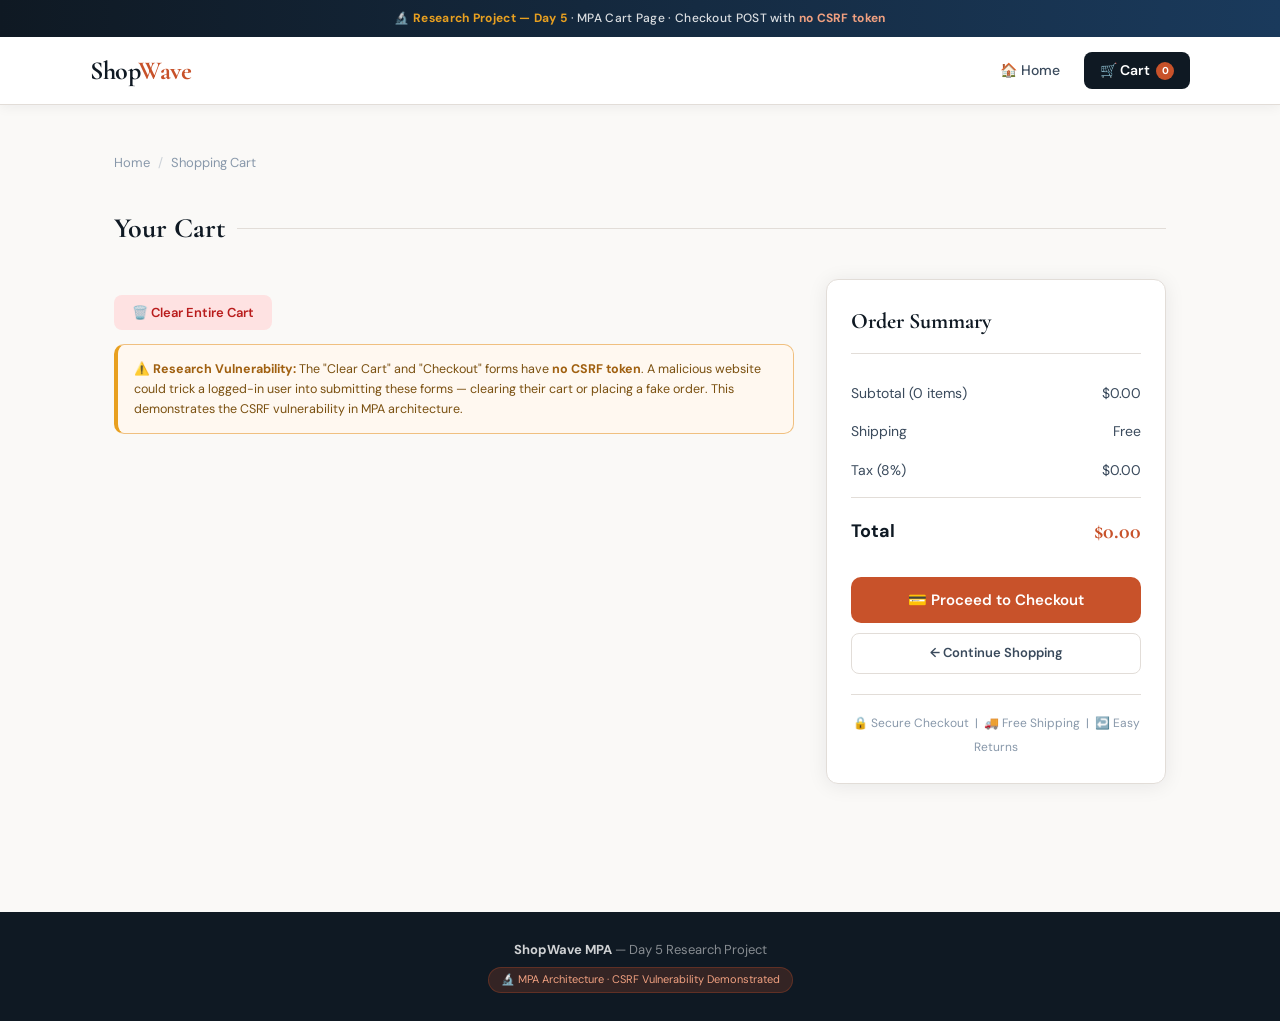
<file: projects/mpa/Cart.html>
<!DOCTYPE html>
<html lang="en">
<head>
  <meta charset="UTF-8"/>
  <meta name="viewport" content="width=device-width, initial-scale=1.0"/>
  <title>ShopWave — Shopping Cart</title>
  <style>
/* ============================================
   SHOPWAVE MPA — style.css
   Day 5 Research Project: MPA E-commerce
   ============================================ */

@import url('https://fonts.googleapis.com/css2?family=Cormorant+Garamond:wght@400;600;700&family=DM+Sans:wght@300;400;500;600&display=swap');

:root {
  --ink:       #0f1923;
  --ink-soft:  #3a4a5c;
  --ink-muted: #8898aa;
  --paper:     #faf9f7;
  --paper-2:   #f0ede8;
  --accent:    #c8522a;
  --accent-2:  #e8a020;
  --white:     #ffffff;
  --border:    #e2ddd8;
  --shadow:    0 2px 20px rgba(15,25,35,.08);
  --shadow-lg: 0 8px 40px rgba(15,25,35,.14);
  --radius:    12px;
  --nav-h:     68px;
}

/* ── RESET ── */
*, *::before, *::after { box-sizing: border-box; margin: 0; padding: 0; }
html { scroll-behavior: smooth; }
body {
  font-family: 'DM Sans', sans-serif;
  background: var(--paper);
  color: var(--ink);
  min-height: 100vh;
  line-height: 1.6;
}
img { display: block; max-width: 100%; }
a  { text-decoration: none; color: inherit; }
ul { list-style: none; }

/* ── NAVBAR ── */
.navbar {
  position: sticky; top: 0; z-index: 100;
  background: var(--white);
  border-bottom: 1px solid var(--border);
  height: var(--nav-h);
  display: flex; align-items: center;
  padding: 0 24px;
  box-shadow: 0 2px 12px rgba(15,25,35,.06);
}
.nav-inner {
  max-width: 1100px; width: 100%; margin: 0 auto;
  display: flex; align-items: center; justify-content: space-between;
}
.nav-logo {
  font-family: 'Cormorant Garamond', serif;
  font-size: 26px; font-weight: 700;
  color: var(--ink); letter-spacing: -.5px;
}
.nav-logo span { color: var(--accent); }
.nav-links { display: flex; align-items: center; gap: 8px; }
.nav-links a {
  font-size: 14px; font-weight: 500;
  color: var(--ink-soft);
  padding: 7px 16px; border-radius: 8px;
  transition: background .2s, color .2s;
}
.nav-links a:hover { background: var(--paper-2); color: var(--ink); }
.nav-links a.active { color: var(--accent); font-weight: 600; }
.cart-link {
  display: flex; align-items: center; gap: 6px;
  background: var(--ink) !important;
  color: var(--white) !important;
  border-radius: 8px !important;
  padding: 7px 16px !important;
  transition: background .2s !important;
}
.cart-link:hover { background: var(--accent) !important; }
.cart-count {
  background: var(--accent);
  color: #fff;
  font-size: 10px; font-weight: 700;
  width: 18px; height: 18px; border-radius: 50%;
  display: flex; align-items: center; justify-content: center;
}

/* ── RESEARCH BANNER ── */
.research-banner {
  background: linear-gradient(90deg, #0f1923, #1a3a5c);
  color: rgba(255,255,255,.85);
  text-align: center;
  padding: 9px 20px;
  font-size: 12px; font-weight: 500;
  letter-spacing: .3px;
}
.research-banner strong { color: var(--accent-2); }

/* ── HERO ── */
.hero {
  background: linear-gradient(135deg, var(--ink) 0%, #1a3a5c 100%);
  padding: 72px 24px 80px;
  text-align: center;
  position: relative; overflow: hidden;
}
.hero::before {
  content: '';
  position: absolute; inset: 0;
  background: repeating-linear-gradient(
    45deg, transparent, transparent 60px,
    rgba(255,255,255,.02) 60px, rgba(255,255,255,.02) 120px
  );
}
.hero-eyebrow {
  display: inline-block;
  background: rgba(200,82,42,.25);
  border: 1px solid rgba(200,82,42,.4);
  color: #f0a080;
  font-size: 11px; font-weight: 600;
  letter-spacing: 2px; text-transform: uppercase;
  padding: 5px 16px; border-radius: 20px;
  margin-bottom: 20px; position: relative;
}
.hero h1 {
  font-family: 'Cormorant Garamond', serif;
  font-size: clamp(36px, 7vw, 64px);
  font-weight: 700; color: #fff;
  line-height: 1.1; margin-bottom: 16px;
  position: relative;
}
.hero h1 em { color: #f0a080; font-style: normal; }
.hero p {
  color: rgba(255,255,255,.6);
  font-size: 16px; max-width: 480px;
  margin: 0 auto 32px; position: relative;
}
.hero-cta {
  display: inline-flex; align-items: center; gap: 8px;
  background: var(--accent); color: #fff;
  padding: 14px 32px; border-radius: 10px;
  font-weight: 600; font-size: 15px;
  transition: transform .2s, box-shadow .2s;
  position: relative;
}
.hero-cta:hover { transform: translateY(-2px); box-shadow: 0 8px 24px rgba(200,82,42,.4); }

/* ── PAGE WRAPPER ── */
.page { max-width: 1100px; margin: 0 auto; padding: 48px 24px; }
.page-title {
  font-family: 'Cormorant Garamond', serif;
  font-size: clamp(28px, 5vw, 42px);
  font-weight: 700; color: var(--ink);
  margin-bottom: 6px;
}
.page-subtitle { font-size: 15px; color: var(--ink-muted); margin-bottom: 36px; }

/* ── SECTION LABEL ── */
.section-label {
  display: flex; align-items: center; gap: 12px;
  margin-bottom: 28px;
}
.section-label h2 {
  font-family: 'Cormorant Garamond', serif;
  font-size: 28px; font-weight: 700; color: var(--ink);
  white-space: nowrap;
}
.section-label .line { flex: 1; height: 1px; background: var(--border); }

/* ── PRODUCT GRID ── */
.product-grid {
  display: grid;
  grid-template-columns: repeat(auto-fill, minmax(280px, 1fr));
  gap: 24px;
}
.product-card {
  background: var(--white);
  border-radius: var(--radius);
  border: 1px solid var(--border);
  overflow: hidden;
  box-shadow: var(--shadow);
  transition: transform .25s, box-shadow .25s;
  animation: fadeUp .5s ease both;
}
.product-card:hover { transform: translateY(-4px); box-shadow: var(--shadow-lg); }
@keyframes fadeUp { from{opacity:0;transform:translateY(18px)} to{opacity:1;transform:translateY(0)} }
.product-card:nth-child(1){animation-delay:.05s}
.product-card:nth-child(2){animation-delay:.10s}
.product-card:nth-child(3){animation-delay:.15s}
.product-card:nth-child(4){animation-delay:.20s}
.product-card:nth-child(5){animation-delay:.25s}
.product-card:nth-child(6){animation-delay:.30s}

.product-img-wrap {
  aspect-ratio: 4/3;
  background: var(--paper-2);
  overflow: hidden; position: relative;
}
.product-img-wrap img {
  width: 100%; height: 100%; object-fit: cover;
  transition: transform .4s;
}
.product-card:hover .product-img-wrap img { transform: scale(1.05); }
.product-badge {
  position: absolute; top: 12px; left: 12px;
  background: var(--accent); color: #fff;
  font-size: 10px; font-weight: 700;
  letter-spacing: 1px; text-transform: uppercase;
  padding: 3px 10px; border-radius: 20px;
}

.product-info { padding: 18px; }
.product-category {
  font-size: 11px; font-weight: 600;
  text-transform: uppercase; letter-spacing: 1.5px;
  color: var(--ink-muted); margin-bottom: 6px;
}
.product-name {
  font-family: 'Cormorant Garamond', serif;
  font-size: 20px; font-weight: 700;
  color: var(--ink); margin-bottom: 6px; line-height: 1.3;
}
.product-desc { font-size: 13px; color: var(--ink-muted); margin-bottom: 14px; line-height: 1.6; }
.product-footer { display: flex; align-items: center; justify-content: space-between; }
.product-price {
  font-family: 'Cormorant Garamond', serif;
  font-size: 22px; font-weight: 700; color: var(--accent);
}
.product-price small { font-size: 13px; color: var(--ink-muted); font-family: 'DM Sans', sans-serif; text-decoration: line-through; margin-right: 4px; }
.btn {
  display: inline-flex; align-items: center; gap: 6px;
  padding: 9px 18px; border-radius: 8px;
  font-size: 13px; font-weight: 600;
  cursor: pointer; transition: all .2s;
  border: none; font-family: 'DM Sans', sans-serif;
}
.btn-primary { background: var(--ink); color: #fff; }
.btn-primary:hover { background: var(--accent); }
.btn-accent { background: var(--accent); color: #fff; }
.btn-accent:hover { background: #b04020; }
.btn-outline {
  background: transparent;
  border: 1.5px solid var(--border);
  color: var(--ink-soft);
}
.btn-outline:hover { border-color: var(--ink); color: var(--ink); }
.btn-danger { background: #fee2e2; color: #b91c1c; }
.btn-danger:hover { background: #fecaca; }
.btn-lg { padding: 13px 28px; font-size: 15px; border-radius: 10px; }
.btn-full { width: 100%; justify-content: center; }

/* ── PRODUCT DETAIL PAGE ── */
.product-detail {
  display: grid;
  grid-template-columns: 1fr 1fr;
  gap: 48px; align-items: start;
  margin-bottom: 48px;
}
.product-detail-img {
  border-radius: var(--radius);
  overflow: hidden;
  box-shadow: var(--shadow-lg);
  aspect-ratio: 1;
  background: var(--paper-2);
}
.product-detail-img img { width: 100%; height: 100%; object-fit: cover; }
.product-detail-info { padding-top: 8px; }
.detail-category {
  font-size: 11px; font-weight: 600;
  text-transform: uppercase; letter-spacing: 2px;
  color: var(--accent); margin-bottom: 10px;
}
.detail-name {
  font-family: 'Cormorant Garamond', serif;
  font-size: clamp(28px, 4vw, 40px);
  font-weight: 700; line-height: 1.2;
  margin-bottom: 12px;
}
.detail-rating { display: flex; align-items: center; gap: 8px; margin-bottom: 16px; }
.stars { color: var(--accent-2); font-size: 16px; letter-spacing: 2px; }
.rating-count { font-size: 13px; color: var(--ink-muted); }
.detail-price {
  font-family: 'Cormorant Garamond', serif;
  font-size: 38px; font-weight: 700;
  color: var(--accent); margin-bottom: 6px;
}
.detail-price small { font-size: 18px; color: var(--ink-muted); font-family: 'DM Sans', sans-serif; text-decoration: line-through; margin-right: 6px; }
.detail-desc { font-size: 15px; color: var(--ink-soft); line-height: 1.8; margin-bottom: 24px; }
.detail-features { margin-bottom: 28px; }
.detail-features li {
  display: flex; align-items: center; gap: 10px;
  font-size: 14px; color: var(--ink-soft);
  padding: 6px 0; border-bottom: 1px solid var(--border);
}
.detail-features li:last-child { border-bottom: none; }
.feature-icon { color: var(--accent); font-size: 16px; }

/* ── ADD TO CART FORM ── */
.add-to-cart-form { background: var(--paper-2); border-radius: var(--radius); padding: 24px; margin-bottom: 20px; }
.form-group { margin-bottom: 16px; }
.form-group label { display: block; font-size: 13px; font-weight: 600; color: var(--ink-soft); margin-bottom: 6px; text-transform: uppercase; letter-spacing: .8px; }
.form-group select,
.form-group input[type="number"] {
  width: 100%; padding: 10px 14px;
  border: 1.5px solid var(--border);
  border-radius: 8px; font-size: 14px;
  font-family: 'DM Sans', sans-serif;
  background: var(--white); color: var(--ink);
  transition: border-color .2s;
}
.form-group select:focus,
.form-group input:focus { outline: none; border-color: var(--accent); }
/* ⚠️ RESEARCH NOTE: No CSRF token added intentionally — vulnerability demonstration */

/* ── SECURITY NOTE BOX ── */
.security-note {
  background: #fff8f0;
  border: 1.5px solid #f0c080;
  border-left: 4px solid var(--accent-2);
  border-radius: 10px; padding: 14px 16px;
  margin-top: 16px;
  font-size: 12.5px; color: #7a5010;
  line-height: 1.6;
}
.security-note strong { color: #a06010; }

/* ── CART PAGE ── */
.cart-layout { display: grid; grid-template-columns: 1fr 340px; gap: 32px; align-items: start; }
.cart-items { display: flex; flex-direction: column; gap: 16px; }
.cart-item {
  background: var(--white); border-radius: var(--radius);
  border: 1px solid var(--border); padding: 20px;
  display: grid; grid-template-columns: 90px 1fr auto;
  gap: 18px; align-items: center;
  box-shadow: var(--shadow); animation: fadeUp .4s ease both;
}
.cart-item-img { border-radius: 8px; overflow: hidden; aspect-ratio: 1; background: var(--paper-2); }
.cart-item-img img { width: 100%; height: 100%; object-fit: cover; }
.cart-item-name {
  font-family: 'Cormorant Garamond', serif;
  font-size: 18px; font-weight: 700; margin-bottom: 4px;
}
.cart-item-meta { font-size: 13px; color: var(--ink-muted); margin-bottom: 8px; }
.cart-item-price { font-size: 16px; font-weight: 600; color: var(--accent); }
.cart-item-actions { display: flex; flex-direction: column; gap: 8px; align-items: flex-end; }
.qty-control { display: flex; align-items: center; gap: 8px; }
.qty-btn {
  width: 28px; height: 28px; border-radius: 6px;
  border: 1.5px solid var(--border); background: var(--white);
  font-size: 16px; cursor: pointer; display: flex; align-items: center; justify-content: center;
  color: var(--ink); font-family: monospace;
  transition: background .2s;
}
.qty-btn:hover { background: var(--paper-2); }
.qty-num { font-weight: 600; font-size: 14px; min-width: 24px; text-align: center; }
.remove-btn { font-size: 12px; color: #b91c1c; cursor: pointer; background: none; border: none; font-family: 'DM Sans', sans-serif; text-decoration: underline; }

/* ── ORDER SUMMARY ── */
.order-summary {
  background: var(--white); border-radius: var(--radius);
  border: 1px solid var(--border);
  padding: 24px; box-shadow: var(--shadow);
  position: sticky; top: calc(var(--nav-h) + 16px);
}
.summary-title {
  font-family: 'Cormorant Garamond', serif;
  font-size: 22px; font-weight: 700; margin-bottom: 20px;
  padding-bottom: 14px; border-bottom: 1px solid var(--border);
}
.summary-row { display: flex; justify-content: space-between; align-items: center; font-size: 14px; padding: 8px 0; color: var(--ink-soft); }
.summary-row.total { font-size: 18px; font-weight: 700; color: var(--ink); border-top: 1.5px solid var(--border); margin-top: 8px; padding-top: 16px; }
.summary-row.total span:last-child { color: var(--accent); font-family: 'Cormorant Garamond', serif; font-size: 22px; }
.checkout-form { margin-top: 20px; }
.empty-cart { text-align: center; padding: 60px 20px; }
.empty-cart .empty-icon { font-size: 64px; margin-bottom: 16px; }
.empty-cart h3 { font-family: 'Cormorant Garamond', serif; font-size: 24px; margin-bottom: 8px; }
.empty-cart p { color: var(--ink-muted); margin-bottom: 24px; }

/* ── BREADCRUMB ── */
.breadcrumb { display: flex; align-items: center; gap: 8px; font-size: 13px; color: var(--ink-muted); margin-bottom: 32px; }
.breadcrumb a { color: var(--ink-muted); transition: color .2s; }
.breadcrumb a:hover { color: var(--accent); }
.breadcrumb .sep { opacity: .4; }

/* ── FOOTER ── */
.footer {
  background: var(--ink); color: rgba(255,255,255,.5);
  text-align: center; padding: 28px 24px;
  font-size: 13px; margin-top: 80px;
}
.footer strong { color: rgba(255,255,255,.8); }
.footer .research-tag { display: inline-block; margin-top: 6px; background: rgba(200,82,42,.2); border: 1px solid rgba(200,82,42,.3); color: #f0a080; font-size: 11px; padding: 3px 12px; border-radius: 20px; }

/* ── TOAST NOTIFICATION ── */
.toast {
  position: fixed; bottom: 24px; right: 24px;
  background: var(--ink); color: #fff;
  padding: 14px 20px; border-radius: 10px;
  font-size: 14px; font-weight: 500;
  box-shadow: var(--shadow-lg);
  transform: translateY(80px); opacity: 0;
  transition: all .35s cubic-bezier(.34,1.56,.64,1);
  z-index: 999; display: flex; align-items: center; gap: 10px;
}
.toast.show { transform: translateY(0); opacity: 1; }
.toast .toast-icon { font-size: 18px; }

/* ── RESPONSIVE ── */
@media (max-width: 768px) {
  .product-detail { grid-template-columns: 1fr; gap: 28px; }
  .cart-layout { grid-template-columns: 1fr; }
  .cart-item { grid-template-columns: 70px 1fr; }
  .cart-item-actions { grid-column: 1 / -1; flex-direction: row; justify-content: space-between; align-items: center; }
  .order-summary { position: static; }
  .navbar { padding: 0 16px; }
  .page { padding: 28px 16px; }
}
@media (max-width: 480px) {
  .nav-links a:not(.cart-link) { display: none; }
  .hero { padding: 48px 20px 56px; }
}

  </style>
</head>
<body>
<div class="research-banner">
  🔬 <strong>Research Project — Day 5</strong> · MPA Cart Page · Checkout POST with <strong style="color:#f0a080;">no CSRF token</strong>
</div>
<nav class="navbar">
  <div class="nav-inner">
    <a href="index.html" class="nav-logo">Shop<span>Wave</span></a>
    <div class="nav-links">
      <a href="index.html">🏠 Home</a>
      <a href="cart.html" class="cart-link active">🛒 Cart <span class="cart-count" id="cartCount">0</span></a>
    </div>
  </div>
</nav>
<main class="page">
  <div class="breadcrumb">
    <a href="index.html">Home</a><span class="sep">/</span><span>Shopping Cart</span>
  </div>
  <div class="section-label"><h2>Your Cart</h2><div class="line"></div></div>

  <div class="empty-cart" id="emptyCart" style="display:none;">
    <div class="empty-icon">🛒</div>
    <h3>Your cart is empty</h3>
    <p>Browse our products and find something you love!</p>
    <a href="index.html" class="btn btn-accent btn-lg">← Continue Shopping</a>
  </div>

  <div id="cartContent">
    <div class="cart-layout">
      <div>
        <div class="cart-items" id="cartItems"></div>
        <form method="POST" action="#" id="clearCartForm" style="margin-top:16px;">
          <input type="hidden" name="action" value="clear_cart"/>
          <button type="submit" class="btn btn-danger">🗑️ Clear Entire Cart</button>
        </form>
        <div class="security-note" style="margin-top:14px;">
          ⚠️ <strong>Research Vulnerability:</strong> The "Clear Cart" and "Checkout" forms have <strong>no CSRF token</strong>. A malicious website could trick a logged-in user into submitting these forms — clearing their cart or placing a fake order. This demonstrates the CSRF vulnerability in MPA architecture.
        </div>
      </div>
      <div class="order-summary">
        <div class="summary-title">Order Summary</div>
        <div class="summary-row"><span>Subtotal (<span id="itemCount">0</span> items)</span><span id="subtotal">$0.00</span></div>
        <div class="summary-row"><span>Shipping</span><span id="shipping">Free</span></div>
        <div class="summary-row"><span>Tax (8%)</span><span id="tax">$0.00</span></div>
        <div class="summary-row total"><span>Total</span><span id="total">$0.00</span></div>
        <form class="checkout-form" method="POST" action="#" id="checkoutForm">
          <input type="hidden" name="action" value="checkout"/>
          <button type="submit" class="btn btn-accent btn-lg btn-full">💳 Proceed to Checkout</button>
        </form>
        <a href="index.html" class="btn btn-outline btn-full" style="margin-top:10px;">← Continue Shopping</a>
        <div style="margin-top:20px;padding-top:16px;border-top:1px solid var(--border);font-size:12px;color:var(--ink-muted);text-align:center;line-height:2;">
          🔒 Secure Checkout &nbsp;|&nbsp; 🚚 Free Shipping &nbsp;|&nbsp; ↩️ Easy Returns
        </div>
      </div>
    </div>
  </div>
</main>
<footer class="footer">
  <strong>ShopWave MPA</strong> — Day 5 Research Project<br/>
  <span class="research-tag">🔬 MPA Architecture · CSRF Vulnerability Demonstrated</span>
</footer>
<div class="toast" id="toast"><span class="toast-icon">✅</span><span id="toastMsg">Done!</span></div>
<script>
  function showToast(msg, icon) {
    document.getElementById("toastMsg").textContent = msg;
    document.querySelector(".toast-icon").textContent = icon || "✅";
    const t = document.getElementById("toast");
    t.classList.add("show"); setTimeout(() => t.classList.remove("show"), 3000);
  }
  function parsePrice(s) { return parseFloat(s.replace(/[^0-9.]/g,"")) || 0; }
  function renderCart() {
    const cart = JSON.parse(localStorage.getItem("mpa_cart") || "[]");
    document.getElementById("cartCount").textContent = cart.length;
    if (cart.length === 0) {
      document.getElementById("emptyCart").style.display = "block";
      document.getElementById("cartContent").style.display = "none";
      return;
    }
    document.getElementById("emptyCart").style.display = "none";
    document.getElementById("cartContent").style.display = "block";
    const grouped = {};
    cart.forEach(item => {
      const key = item.id + "_" + item.size;
      if (!grouped[key]) grouped[key] = {...item, qty:0};
      grouped[key].qty++;
    });
    const container = document.getElementById("cartItems");
    container.innerHTML = "";
    let subtotal = 0;
    Object.values(grouped).forEach(item => {
      const price = parsePrice(
</file>
